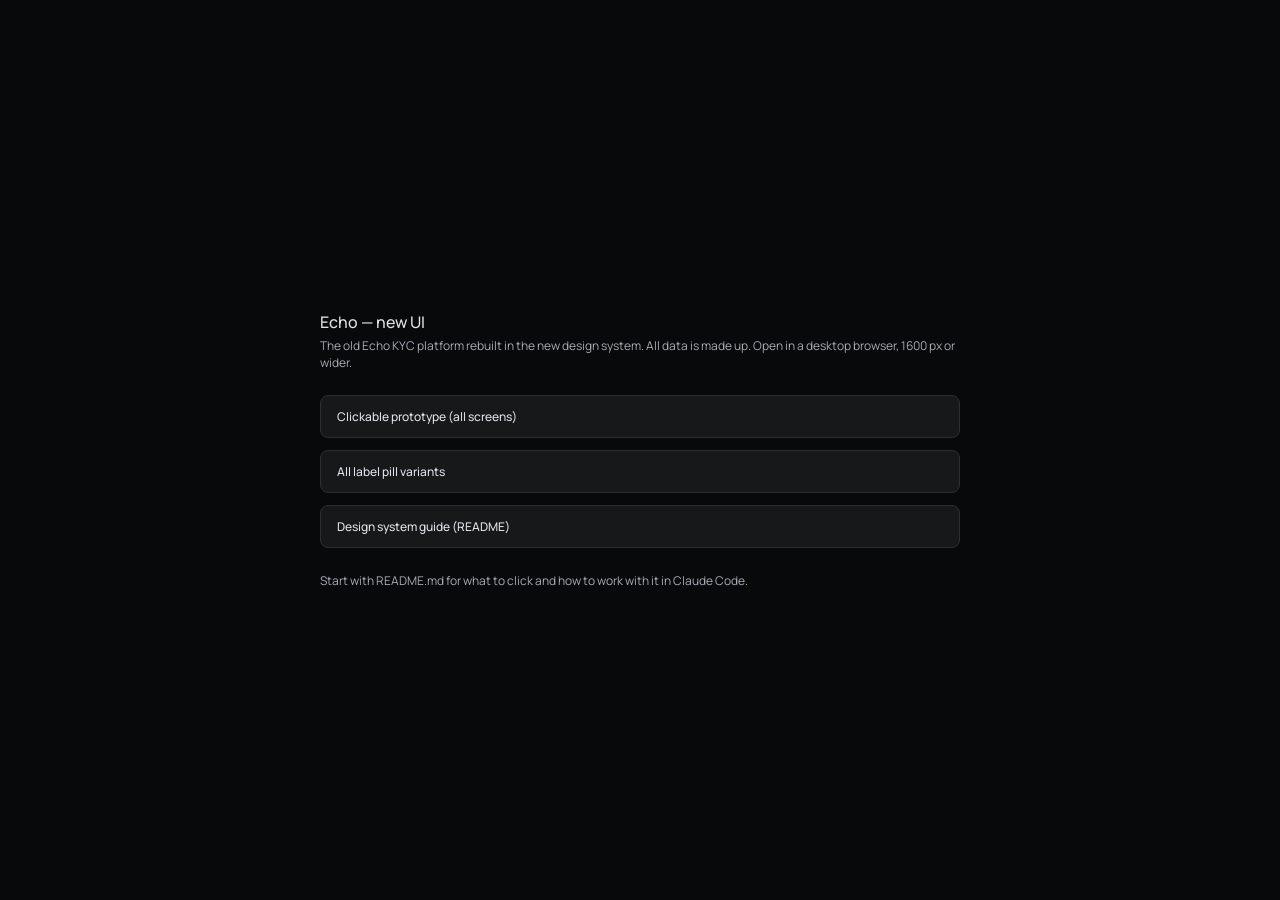
<file: index.html>
<!doctype html>
<html lang="en"><head><meta charset="utf-8"><title>Echo — new UI</title>
<meta name="viewport" content="width=device-width, initial-scale=1">
<link rel="stylesheet" href="design-system/fonts.css">
<link rel="stylesheet" href="design-system/tokens.css">
<link rel="stylesheet" href="design-system/components.css">
<style>
  body { margin: 0; min-height: 100vh; display: grid; place-items: center; background: var(--color-surface-base); color: var(--color-text-primary); font: var(--type-body-12); }
  main { width: min(640px, calc(100% - 32px)); display: flex; flex-direction: column; gap: var(--space-24); padding: var(--space-24) 0; }
  h1 { margin: 0; font: var(--type-heading-16); }
  p { margin: 0; font: var(--type-body-12); color: var(--color-text-label); }
  .links { display: flex; flex-direction: column; gap: var(--space-12); }
  a.row-card { text-decoration: none; color: var(--color-text-primary); cursor: pointer; }
</style></head><body>
<main>
  <div class="stack stack--g4"><h1>Echo — new UI</h1><p>The old Echo KYC platform rebuilt in the new design system. All data is made up. Open in a desktop browser, 1600 px or wider.</p></div>
  <div class="links">
    <a class="row-card is-interactive" href="prototypes/general-information.html"><span class="type-title-12">Clickable prototype (all screens)</span></a>
    <a class="row-card is-interactive" href="prototypes/pills.html"><span class="type-title-12">All label pill variants</span></a>
    <a class="row-card is-interactive" href="design-system/README.md"><span class="type-title-12">Design system guide (README)</span></a>
  </div>
  <p>Start with README.md for what to click and how to work with it in Claude Code.</p>
</main>
</body></html>
</file>
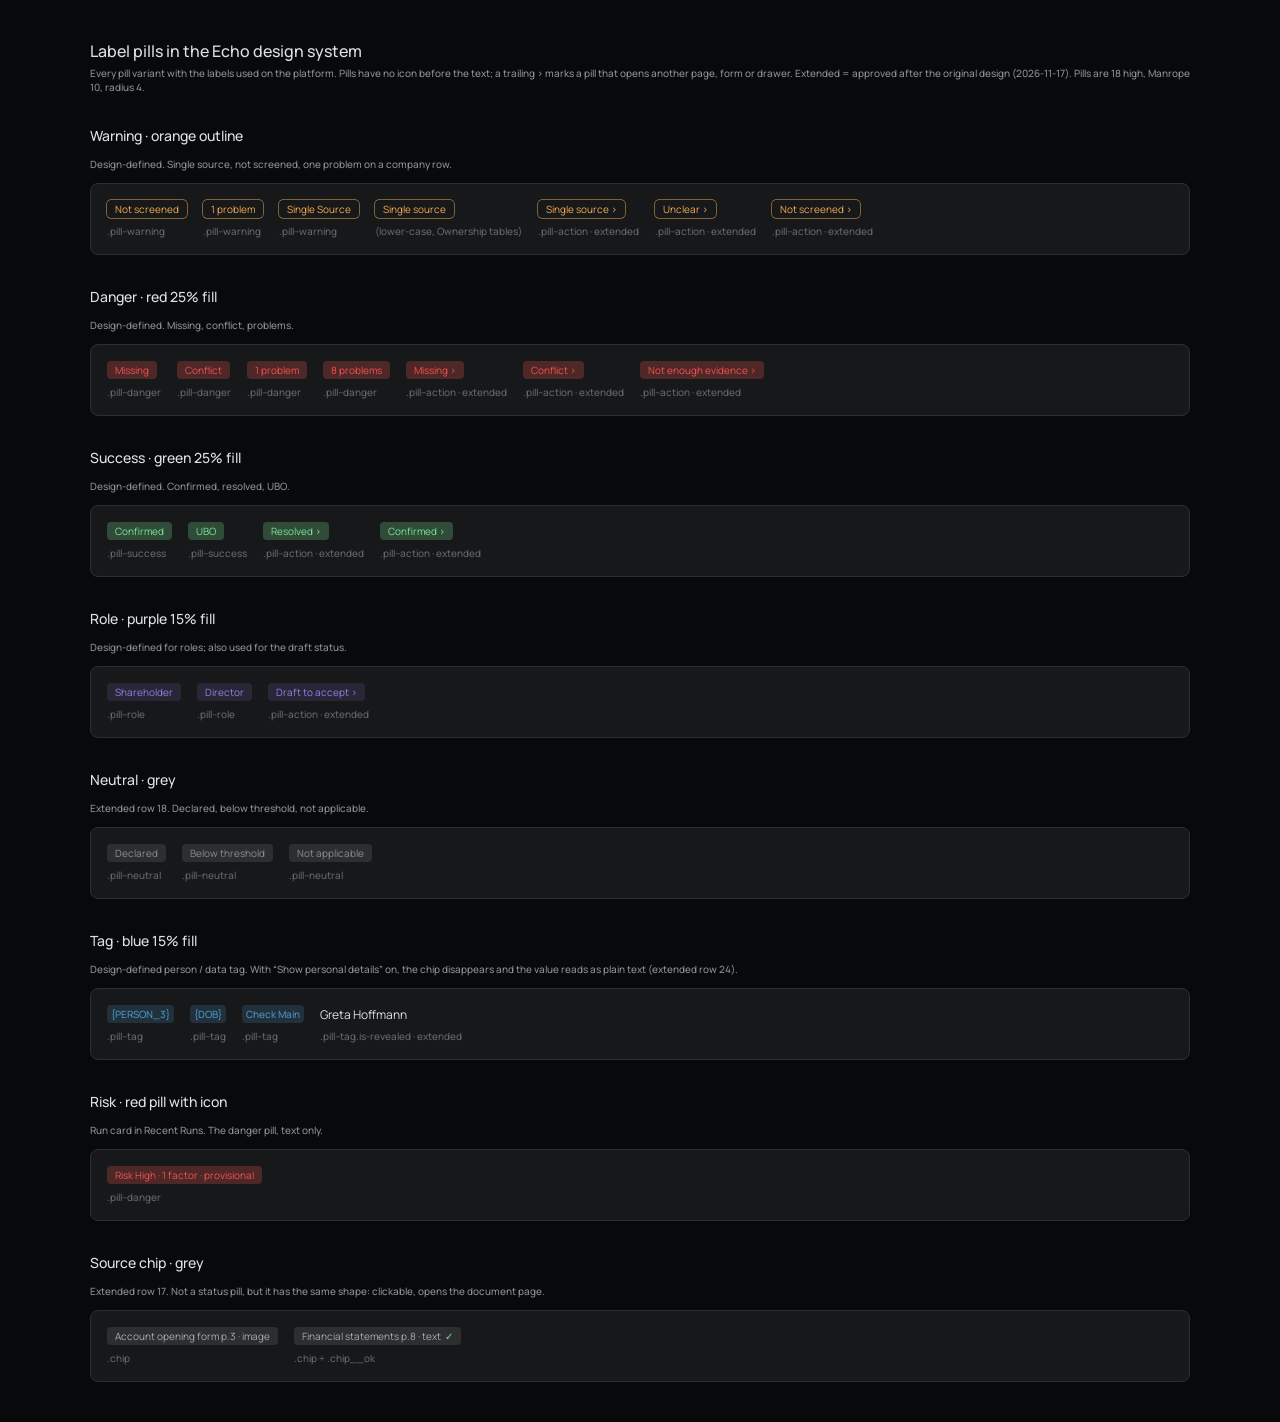
<file: prototypes/pills.html>
<!doctype html>
<html lang="en"><head><meta charset="utf-8"><title>Echo — all label pills</title>
<meta name="viewport" content="width=1200">
<link rel="stylesheet" href="../design-system/fonts.css">
<link rel="stylesheet" href="../design-system/tokens.css?v=pills1"><link rel="stylesheet" href="../design-system/components.css?v=pills1">
<style>
  body { margin: 0; padding: 40px; background: var(--color-surface-base); color: var(--color-text-primary); font: var(--type-body-12); }
  .wrap { max-width: 1100px; margin: 0 auto; display: flex; flex-direction: column; gap: 32px; }
  .group { display: flex; flex-direction: column; gap: 12px; }
  .group h2 { margin: 0; font: var(--type-heading-14); }
  .group p { margin: 0; font: var(--type-label-10); color: var(--color-text-secondary); }
  .row { display: flex; flex-wrap: wrap; align-items: center; gap: 12px 16px; padding: 16px; border: 1px solid var(--color-border-hairline); border-radius: 8px; background: var(--color-surface-field); }
  .item { display: inline-flex; flex-direction: column; align-items: flex-start; gap: 6px; }
  .cls { font: var(--type-label-10); color: var(--color-text-muted); }
</style></head><body>
<div class="wrap">
  <div class="stack stack--g4"><h1 style="margin:0;font:var(--type-heading-16)">Label pills in the Echo design system</h1>
    <p style="margin:0" class="type-label-10 text-secondary">Every pill variant with the labels used on the platform. Pills have no icon before the text; a trailing › marks a pill that opens another page, form or drawer. Extended = approved after the original design (2026-11-17). Pills are 18 high, Manrope 10, radius 4.</p></div>

  <div class="group"><h2>Warning · orange outline</h2><p>Design-defined. Single source, not screened, one problem on a company row.</p>
    <div class="row">
      <span class="item"><span class="pill pill--warning">Not screened</span><span class="cls">.pill--warning</span></span>
      <span class="item"><span class="pill pill--warning">1 problem</span><span class="cls">.pill--warning</span></span>
      <span class="item"><span class="pill pill--warning">Single Source</span><span class="cls">.pill--warning</span></span>
      <span class="item"><span class="pill pill--warning">Single source</span><span class="cls">(lower-case, Ownership tables)</span></span>
      <span class="item"><span class="pill pill--warning pill--action">Single source ›</span><span class="cls">.pill--action · extended</span></span>
      <span class="item"><span class="pill pill--warning pill--action">Unclear ›</span><span class="cls">.pill--action · extended</span></span>
      <span class="item"><span class="pill pill--warning pill--action">Not screened ›</span><span class="cls">.pill--action · extended</span></span>
    </div></div>

  <div class="group"><h2>Danger · red 25% fill</h2><p>Design-defined. Missing, conflict, problems.</p>
    <div class="row">
      <span class="item"><span class="pill pill--danger">Missing</span><span class="cls">.pill--danger</span></span>
      <span class="item"><span class="pill pill--danger">Conflict</span><span class="cls">.pill--danger</span></span>
      <span class="item"><span class="pill pill--danger">1 problem</span><span class="cls">.pill--danger</span></span>
      <span class="item"><span class="pill pill--danger">8 problems</span><span class="cls">.pill--danger</span></span>
      <span class="item"><span class="pill pill--danger pill--action">Missing ›</span><span class="cls">.pill--action · extended</span></span>
      <span class="item"><span class="pill pill--danger pill--action">Conflict ›</span><span class="cls">.pill--action · extended</span></span>
      <span class="item"><span class="pill pill--danger pill--action">Not enough evidence ›</span><span class="cls">.pill--action · extended</span></span>
    </div></div>

  <div class="group"><h2>Success · green 25% fill</h2><p>Design-defined. Confirmed, resolved, UBO.</p>
    <div class="row">
      <span class="item"><span class="pill pill--success">Confirmed</span><span class="cls">.pill--success</span></span>
      <span class="item"><span class="pill pill--success">UBO</span><span class="cls">.pill--success</span></span>
            <span class="item"><span class="pill pill--success pill--action">Resolved ›</span><span class="cls">.pill--action · extended</span></span>
      <span class="item"><span class="pill pill--success pill--action">Confirmed ›</span><span class="cls">.pill--action · extended</span></span>
    </div></div>

  <div class="group"><h2>Role · purple 15% fill</h2><p>Design-defined for roles; also used for the draft status.</p>
    <div class="row">
      <span class="item"><span class="pill pill--role">Shareholder</span><span class="cls">.pill--role</span></span>
      <span class="item"><span class="pill pill--role">Director</span><span class="cls">.pill--role</span></span>
      <span class="item"><span class="pill pill--role pill--action">Draft to accept ›</span><span class="cls">.pill--action · extended</span></span>
    </div></div>

  <div class="group"><h2>Neutral · grey</h2><p>Extended row 18. Declared, below threshold, not applicable.</p>
    <div class="row">
      <span class="item"><span class="pill pill--neutral">Declared</span><span class="cls">.pill--neutral</span></span>
      <span class="item"><span class="pill pill--neutral">Below threshold</span><span class="cls">.pill--neutral</span></span>
      <span class="item"><span class="pill pill--neutral">Not applicable</span><span class="cls">.pill--neutral</span></span>
    </div></div>

  <div class="group"><h2>Tag · blue 15% fill</h2><p>Design-defined person / data tag. With “Show personal details” on, the chip disappears and the value reads as plain text (extended row 24).</p>
    <div class="row">
      <span class="item"><span class="pill pill--tag"><span class="pill__label">{PERSON_3}</span></span><span class="cls">.pill--tag</span></span>
      <span class="item"><span class="pill pill--tag"><span class="pill__label">{DOB}</span></span><span class="cls">.pill--tag</span></span>
      <span class="item"><span class="pill pill--tag"><span class="pill__label">Check Main</span></span><span class="cls">.pill--tag</span></span>
      <span class="item"><span class="pill pill--tag is-revealed"><span class="pill__label">Greta Hoffmann</span></span><span class="cls">.pill--tag.is-revealed · extended</span></span>
    </div></div>

  <div class="group"><h2>Risk · red pill with icon</h2><p>Run card in Recent Runs. The danger pill, text only.</p>
    <div class="row">
      <span class="item"><span class="pill pill--danger" style="gap:var(--space-4)">Risk High · 1 factor · provisional</span><span class="cls">.pill--danger</span></span>
    </div></div>

  <div class="group"><h2>Source chip · grey</h2><p>Extended row 17. Not a status pill, but it has the same shape: clickable, opens the document page.</p>
    <div class="row">
      <span class="item"><button type="button" class="chip">Account opening form p.3 · image</button><span class="cls">.chip</span></span>
      <span class="item"><button type="button" class="chip">Financial statements p.8 · text <span class="chip__ok">✓</span></button><span class="cls">.chip + .chip__ok</span></span>
    </div></div>
</div>
</body></html>
</file>
<file: design-system/fonts.css>
/* Echo fonts, bundled so the design system works offline. Manrope and Jura: SIL Open Font License 1.1 (Google Fonts). Use: <link rel="stylesheet" href="design-system/fonts.css"> */
/* Jura 300 latin-ext */
@font-face { font-family: 'Jura'; font-style: normal; font-weight: 300; font-display: swap; src: url("fonts/jura-latin-ext.woff2") format('woff2'); unicode-range: U+0100-02BA, U+02BD-02C5, U+02C7-02CC, U+02CE-02D7, U+02DD-02FF, U+0304, U+0308, U+0329, U+1D00-1DBF, U+1E00-1E9F, U+1EF2-1EFF, U+2020, U+20A0-20AB, U+20AD-20C4, U+2113, U+2C60-2C7F, U+A720-A7FF; }
/* Jura 300 latin */
@font-face { font-family: 'Jura'; font-style: normal; font-weight: 300; font-display: swap; src: url("fonts/jura-latin.woff2") format('woff2'); unicode-range: U+0000-00FF, U+0131, U+0152-0153, U+02BB-02BC, U+02C6, U+02DA, U+02DC, U+0304, U+0308, U+0329, U+2000-206F, U+20AC, U+2122, U+2191, U+2193, U+2212, U+2215, U+FEFF, U+FFFD; }
/* Jura 500 latin-ext */
@font-face { font-family: 'Jura'; font-style: normal; font-weight: 500; font-display: swap; src: url("fonts/jura-latin-ext.woff2") format('woff2'); unicode-range: U+0100-02BA, U+02BD-02C5, U+02C7-02CC, U+02CE-02D7, U+02DD-02FF, U+0304, U+0308, U+0329, U+1D00-1DBF, U+1E00-1E9F, U+1EF2-1EFF, U+2020, U+20A0-20AB, U+20AD-20C4, U+2113, U+2C60-2C7F, U+A720-A7FF; }
/* Jura 500 latin */
@font-face { font-family: 'Jura'; font-style: normal; font-weight: 500; font-display: swap; src: url("fonts/jura-latin.woff2") format('woff2'); unicode-range: U+0000-00FF, U+0131, U+0152-0153, U+02BB-02BC, U+02C6, U+02DA, U+02DC, U+0304, U+0308, U+0329, U+2000-206F, U+20AC, U+2122, U+2191, U+2193, U+2212, U+2215, U+FEFF, U+FFFD; }
/* Jura 600 latin-ext */
@font-face { font-family: 'Jura'; font-style: normal; font-weight: 600; font-display: swap; src: url("fonts/jura-latin-ext.woff2") format('woff2'); unicode-range: U+0100-02BA, U+02BD-02C5, U+02C7-02CC, U+02CE-02D7, U+02DD-02FF, U+0304, U+0308, U+0329, U+1D00-1DBF, U+1E00-1E9F, U+1EF2-1EFF, U+2020, U+20A0-20AB, U+20AD-20C4, U+2113, U+2C60-2C7F, U+A720-A7FF; }
/* Jura 600 latin */
@font-face { font-family: 'Jura'; font-style: normal; font-weight: 600; font-display: swap; src: url("fonts/jura-latin.woff2") format('woff2'); unicode-range: U+0000-00FF, U+0131, U+0152-0153, U+02BB-02BC, U+02C6, U+02DA, U+02DC, U+0304, U+0308, U+0329, U+2000-206F, U+20AC, U+2122, U+2191, U+2193, U+2212, U+2215, U+FEFF, U+FFFD; }
/* Manrope 400 latin-ext */
@font-face { font-family: 'Manrope'; font-style: normal; font-weight: 400; font-display: swap; src: url("fonts/manrope-latin-ext.woff2") format('woff2'); unicode-range: U+0100-02BA, U+02BD-02C5, U+02C7-02CC, U+02CE-02D7, U+02DD-02FF, U+0304, U+0308, U+0329, U+1D00-1DBF, U+1E00-1E9F, U+1EF2-1EFF, U+2020, U+20A0-20AB, U+20AD-20C4, U+2113, U+2C60-2C7F, U+A720-A7FF; }
/* Manrope 400 latin */
@font-face { font-family: 'Manrope'; font-style: normal; font-weight: 400; font-display: swap; src: url("fonts/manrope-latin.woff2") format('woff2'); unicode-range: U+0000-00FF, U+0131, U+0152-0153, U+02BB-02BC, U+02C6, U+02DA, U+02DC, U+0304, U+0308, U+0329, U+2000-206F, U+20AC, U+2122, U+2191, U+2193, U+2212, U+2215, U+FEFF, U+FFFD; }
/* Manrope 500 latin-ext */
@font-face { font-family: 'Manrope'; font-style: normal; font-weight: 500; font-display: swap; src: url("fonts/manrope-latin-ext.woff2") format('woff2'); unicode-range: U+0100-02BA, U+02BD-02C5, U+02C7-02CC, U+02CE-02D7, U+02DD-02FF, U+0304, U+0308, U+0329, U+1D00-1DBF, U+1E00-1E9F, U+1EF2-1EFF, U+2020, U+20A0-20AB, U+20AD-20C4, U+2113, U+2C60-2C7F, U+A720-A7FF; }
/* Manrope 500 latin */
@font-face { font-family: 'Manrope'; font-style: normal; font-weight: 500; font-display: swap; src: url("fonts/manrope-latin.woff2") format('woff2'); unicode-range: U+0000-00FF, U+0131, U+0152-0153, U+02BB-02BC, U+02C6, U+02DA, U+02DC, U+0304, U+0308, U+0329, U+2000-206F, U+20AC, U+2122, U+2191, U+2193, U+2212, U+2215, U+FEFF, U+FFFD; }
</file>
<file: design-system/tokens.css>
/* Echo design tokens — mirrors tokens.json 1:1. Alias entries are var() references; tokens.json holds resolved values.
   Source: design file "Echo" (see _build-notes.md). Paint-style names are kept verbatim (incl. "oposite"). */
:root {

  /* ---- Colour — design paint styles (30 local paint styles, exact names; value of style "White" is #DCE1E9) ---- */
  --color-blue: #59BCFA; /* paint style "Blue": text accent (percentages, numerals, links), icon strokes — 78:2517, 78:1782, 78:1798 */
  --color-blue-75: rgba(89, 188, 250, 0.75); /* paint style "Blue 75%": logo line 1 stroke — 78:2496 */
  --color-blue-50: rgba(89, 188, 250, 0.5); /* paint style "Blue 50%": logo line 2 stroke, icon fills/strokes — 78:2497, 78:2002 */
  --color-blue-25: rgba(89, 188, 250, 0.25); /* paint style "Blue 25%": logo line 3 stroke — 78:2498 */
  --color-blue-15: rgba(89, 188, 250, 0.15); /* paint style "Blue 15%": person-tag pill fill, search icon ellipse — 78:1974, I78:2635;78:1708 */
  --color-black-900: #08090A; /* paint style "Black 900": screen background, KPI cards, text on bright fills — 78:2486, 78:2516, I78:2514;10:169 */
  --color-grey-500: #171819; /* paint style "Grey 500" (owner changed #111213 -> #171819 2026-11-19, more contrast on Windows): control fill (Select/Search/Input), inner row cards, header bottom border — 78:2510, 78:2531, 78:2488 */
  --color-grey-400: #2C2E2F; /* paint style "Grey 400" (owner changed #1C1E1F -> #2C2E2F 2026-11-19, more contrast on Windows): hairline border on panels/controls/rows, tab-track fill, step-chip fill — 78:2516, 78:1995, 78:2632 */
  --color-grey-300: #62666D; /* paint style "Grey 300": muted text, captions, placeholders, — 78:2518, I78:2635;73:1664, I78:1955;21:59 */
  --color-grey-200: #8A8F98; /* paint style "Grey 200": secondary text, outline-button stroke + label — 78:2585, 18:227, 18:226 */
  --color-grey-100: #A6ACB6; /* paint style "Grey 100": tertiary/label text, form labels, toggle OFF track + label — 78:2539, 78:2634 */
  --color-white: #DCE1E9; /* paint style "White" (name kept; value is #DCE1E9, not #FFFFFF): primary text and CTA fill — 78:2501, 78:2513, 18:142 */
  --color-green: #7BE697; /* paint style "Green": success/approved/UBO/100%, status dot — 78:1792, 78:1900 */
  --color-green-75: rgba(123, 230, 151, 0.75); /* paint style "Green 75%": not applied in canonical screens */
  --color-green-50: rgba(123, 230, 151, 0.5); /* paint style "Green 50%": not applied in canonical screens */
  --color-green-25: rgba(123, 230, 151, 0.25); /* paint style "Green 25%": success pill fill — 78:2056, 78:2140 */
  --color-green-15: rgba(123, 230, 151, 0.15); /* paint style "Green 15%": not applied in canonical screens */
  --color-gradient-green: linear-gradient(88.23deg, #5DE7CB 0%, #66D74A 100%); /* paint style "Gradient green" #5DE7CB@0 -> #66D74A@1, transform [[0.97,-0.03,0.03],[1,1.04,-0.5]] (angle 88.23deg derived from transform row 1): toggle ON track only; the done-step ring has this style on a child stroke but the Union fill "Gradient main" covers it, so it is NOT visible in the stepper — 78:1848, 21:28, 21:43 */
  --color-gradient-green-opposite: linear-gradient(88.23deg, #66D74A 0%, #5DE7CB 100%); /* paint style "Gradient green opposite" #66D74A@0 -> #5DE7CB@1: not applied in canonical screens (same transform) */
  --color-orange: #F3AB52; /* paint style "Orange": warning/missing text, status dot, warning pill outline — 78:2544, 78:2584, 78:2007 */
  --color-gradient-orange: linear-gradient(88.23deg, #F3892D 0%, #ECE040 100%); /* paint style "Gradient orange" #F3892D@0 -> #ECE040@1 (same transform, angle 88.23deg): current-step circle — 78:1865, 78:2339, 78:1867 */
  --color-gradient-main: linear-gradient(88.23deg, #7BE697 0%, #53B2ED 100%); /* paint style "Gradient main" #7BE697@0 -> #53B2ED@1, transform [[0.97,-0.03,0.03],[1,1.04,-0.5]] (angle 88.23deg derived from row 1): active card outline, chevrons, search icon, step-number numerals, Runs-screen nav/sidebar active stroke — 78:1778, I78:2510;18:310, 78:2633, 78:1766 */
  --color-gradient-main-oposite: linear-gradient(88.23deg, #53B2ED 0%, #7BE697 100%); /* paint style "Gradient main oposite" (sic) #53B2ED@0 -> #7BE697@1, same transform (angle 88.23deg): logo, CTA hover, active nav stroke on Pipeline/Wallet, Tabs active fill, Outline+icon hover — 78:2491, 78:2500, 18:249, 21:379, 18:291 */
  --color-red: #F35352; /* paint style "Red": conflict/error text and status dot, problem pill text — 78:1814, 78:2583 */
  --color-red-50: rgba(243, 83, 82, 0.5); /* paint style "Red 50%": not applied in canonical screens */
  --color-red-25: rgba(243, 83, 82, 0.25); /* paint style "Red 25%": problem pill fill, critical notice fill — 78:2046, 78:1957 */
  --color-purple: #9081E4; /* paint style "Purple": "Main check"/role text, KPI "0" — 78:2523, 78:2533, 78:1991 */
  --color-purple-15: rgba(144, 129, 228, 0.15); /* paint style "Purple 15%": role pill fill, info notice fill — 78:2018, 78:1989 */
  --color-purple-50: rgba(144, 129, 228, 0.5); /* paint style "Purple 50%": not applied in canonical screens */
  --color-bg-gradient: linear-gradient(85.08deg, rgba(17, 18, 19, 0.1) 0%, #171819 100%); /* paint style "bg gradient" #111213 (colour alpha 0.1)@0 -> #171819@1 (end colour changed #161718 -> #171819 by owner 2026-11-19; start unchanged), transform [[0.93,-0.08,0.07],[0.88,0.93,-0.4]] (angle 85.08deg derived from row 1): large panel fill — 78:1794, 78:1950, 78:2268, 78:2425, 78:2435 */

  /* ---- Colour — raw (unbound) paints ---- */
  --color-raw-logo-wordmark: #4DFFCD; /* logo wordmark glyph vectors, 16 nodes (4 per screen): 78:2492, 78:2493, 78:2494 — raw in design (no style bound) */
  --color-raw-ring-arc-gradient: linear-gradient(142.16deg, #53B2ED 0%, #7BE697 100%); /* progress-ring/donut arc stroke #53B2ED@0 -> #7BE697@1, transform [[0.8,1.03,-0.37],[0.01,1.92,-0.19]] (angle 142.16deg derived from row 1; shipped as static SVG asset): 78:2574, 78:1802, 78:2276 — raw in design (no style bound) */
  --color-raw-ring-arc-gradient-short: linear-gradient(153.67deg, #53B2ED 0%, #7BE697 100%); /* Pipeline 72px short ring arc, transform [[0.48,0.97,-0.37],[0,1.81,-0.19]] (angle 153.67deg derived from row 1): 78:2551 — raw in design (no style bound) */
  --color-gradient-progress: linear-gradient(88.23deg, #54B3E9 0%, #F3892D 100%); /* stepper Line 12 stroke #54B3E9@0 -> #F3892D@1, transform [[0.97,-0.03,0.03],[1,1.04,-0.5]] (angle 88.23deg): 78:1840, 78:2314 — raw in design (no style bound) */
  --color-raw-outline-hover-stroke: linear-gradient(88.23deg, #53B2ED 0%, #4CCED4 50%, #45EABB 100%); /* Outline Button hover stroke, 3 stops #53B2ED@0 / #4CCED4@0.5 / #45EABB@1, transform [[0.97,-0.03,0.03],[1,1.04,-0.5]] (angle 88.23deg); components page: 18:253 — raw in design (no style bound) */

  /* ---- Colour — gradients (brand gradient: canonical direction + alternate) ---- */
  --gradient-brand: var(--color-gradient-main-oposite); /* CANONICAL brand gradient #53B2ED -> #7BE697 (style "Gradient main oposite"; _intake build default 2): nav pill + Tabs active + CTA hover + Outline+icon hover — 78:2500, 78:2617, 21:379, 18:249, 18:291 */
  --alt-gradient-brand: var(--color-gradient-main); /* ALTERNATE direction #7BE697 -> #53B2ED (style "Gradient main"): Runs sidebar nav pill / selected filter / active run card, chevron, step numerals — 78:1766, 78:2240, 78:1778, 78:1906 */
  --gradient-green: var(--color-gradient-green); /* toggle ON track only (NOT the stepper: the done-step ring shows "Gradient main") (style "Gradient green") — 78:1848, 21:28 */
  --gradient-orange: var(--color-gradient-orange); /* current-step circle (style "Gradient orange") — 78:1865 */
  --gradient-card: var(--color-bg-gradient); /* large panel fill (style "bg gradient") — 78:1794, 78:1950 */
  --gradient-outline-hover: var(--color-raw-outline-hover-stroke); /* Outline Button hover stroke, 3 stops (raw) — 18:253 */

  /* ---- Colour — semantic aliases: text ---- */
  --color-text-primary: var(--color-white); /* primary text (headings, nav, titles) — 78:2501, 78:2513 */
  --color-text-label: var(--color-grey-100); /* tertiary/label text, form labels — 78:2539, 78:2634 */
  --color-text-secondary: var(--color-grey-200); /* secondary text, outline-button label, toggle OFF label — 78:2585, 18:226, 21:57 */
  --color-text-muted: var(--color-grey-300); /* muted captions, placeholders — 78:2518, I78:2635;73:1664 */
  --color-text-inverse: var(--color-black-900); /* label on bright fills (CTA, active tab) — I78:2514;10:169, 21:380 */
  --color-text-accent: var(--color-blue); /* percentages / metrics — 78:1782 */
  --color-text-danger: var(--color-red); /* conflict/problem text — 78:1814 */
  --color-text-warning: var(--color-orange); /* missing/out-of-date text — 78:1818 */
  --color-text-success: var(--color-green); /* success text — 78:1792 */
  --color-text-info: var(--color-purple); /* Main check / role text — 78:2533 */

  /* ---- Colour — semantic aliases: surface ---- */
  --color-surface-base: var(--color-black-900); /* screen background, KPI card — 78:2486, 78:2516 */
  --color-surface-field: var(--color-grey-500); /* Select/Search/Input fill, filled panel, row card — 10:170, 73:1680, 73:1679, 78:2531 */
  --color-surface-raised: var(--color-grey-400); /* tab track, step-number chip — 21:384, 78:2632 */
  --color-surface-cta: var(--color-white); /* CTA button fill — 18:142 */
  --color-surface-card-gradient: var(--gradient-card); /* large gradient panel — 78:1794 */

  /* ---- Colour — semantic aliases: border ---- */
  --color-border-hairline: var(--color-grey-400); /* panel/card/control/table border — 78:2516, 10:170 */
  --color-border-header: var(--color-grey-500); /* header bottom border — 78:2488 */
  --color-border-outline: var(--color-white); /* outline-button stroke — 18:227 (owner changed Grey 200 -> White 2026-11-17) */
  --color-border-warning: var(--color-orange); /* warning pill / notice outline — 78:2007, 78:1970 */
  --color-border-active: var(--gradient-brand); /* active outline, canonical direction — 78:2500 */
  --color-border-active-alt: var(--alt-gradient-brand); /* active outline, alternate direction (Runs) — 78:1766, 78:1778 */

  /* ---- Colour — semantic aliases: brand ---- */
  --color-brand-gradient: var(--gradient-brand); /* canonical brand gradient */
  --color-brand-gradient-alt: var(--alt-gradient-brand); /* alternate-direction brand gradient */
  --color-brand-accent: var(--color-blue); /* blue accent */
  --color-brand-logo-wordmark: var(--color-raw-logo-wordmark); /* logo wordmark glyph (raw) — 78:2492 */

  /* ---- Colour — semantic aliases: action ---- */
  --color-action-cta-bg: var(--color-white); /* CTA fill — 18:142 */
  --color-action-cta-text: var(--color-black-900); /* CTA label — 10:169 */
  --color-action-cta-hover-bg: var(--gradient-brand); /* CTA hover fill — 18:249 */
  --color-action-outline-stroke: var(--color-white); /* Outline stroke — 18:227, 18:289 (owner changed Grey 200 -> White 2026-11-17) */
  --color-action-outline-text: var(--color-white); /* Outline label — 18:226, 18:282 (owner changed Grey 200 -> White 2026-11-17) */
  --color-action-outline-hover-stroke: var(--gradient-outline-hover); /* Outline hover 3-stop stroke — 18:253 */
  --color-action-outline-icon-hover-stroke: var(--gradient-brand); /* Outline+icon hover (Variant2) 2-stop stroke — 18:291 */
  --color-action-outline-hover-text: var(--gradient-brand); /* Outline / Outline+icon hover label gradient — 18:254, 18:293 */
  --color-action-toggle-on: var(--gradient-green); /* toggle ON track — 21:28, 21:43 */
  --color-action-toggle-off: var(--color-grey-100); /* toggle OFF track — Grey 100 (owner changed Grey 300 -> Grey 100 2026-11-18) — 21:34, 21:59 */
  --color-action-toggle-off-label: var(--color-grey-100); /* toggle OFF label — Grey 100 (owner changed Grey 200 -> Grey 100 2026-11-18) — 21:57 */
  --color-action-toggle-knob: var(--color-grey-500); /* toggle knob — 21:30, 21:35 */
  --color-action-tab-track: var(--color-grey-400); /* tabs track — 21:384, 21:401 */
  --color-action-tab-active-bg: var(--gradient-brand); /* active tab fill — 21:379, 21:397 */
  --color-action-tab-active-text: var(--color-black-900); /* active tab label — 21:380, 21:398 */
  --color-action-tab-inactive-text: var(--color-grey-300); /* inactive tab label — 21:382, 21:400 */
  --color-action-field-bg: var(--color-grey-500); /* Select/Search/Input fill */
  --color-action-field-border: var(--color-grey-400); /* Select/Search/Input border */
  --color-action-field-placeholder: var(--color-grey-300); /* field placeholder / default label — 9:137, 73:1664, 73:1678 */
  --color-action-field-value: var(--color-white); /* Select value text as drawn in instances — I78:2510;9:137 */

  /* ---- Colour — semantic aliases: status ---- */
  --color-status-dot-danger: var(--color-red); /* status dot — 78:2583 */
  --color-status-dot-warning: var(--color-orange); /* status dot — 78:2584 */
  --color-status-dot-success: var(--color-green); /* status dot — 78:1900 */
  --color-status-pill-danger-bg: var(--color-red-25); /* problem pill fill — 78:2046 */
  --color-status-pill-danger-text: var(--color-red); /* problem pill text */
  --color-status-pill-success-bg: var(--color-green-25); /* success pill fill — 78:2056 */
  --color-status-pill-success-text: var(--color-green); /* success pill text */
  --color-status-pill-warning-outline: var(--color-orange); /* warning pill outline — 78:2007 */
  --color-status-pill-warning-text: var(--color-orange); /* warning pill text */
  --color-status-pill-role-bg: var(--color-purple-15); /* role pill fill — 78:2018 */
  --color-status-pill-role-text: var(--color-purple); /* role pill text */
  --color-status-pill-tag-bg: var(--color-blue-15); /* person-tag fill — 78:1974 */
  --color-status-pill-tag-text: var(--color-blue); /* person-tag text (label node opacity 0.7) */
  --color-status-notice-critical-bg: var(--color-red-25); /* critical notice fill — 78:1957 */
  --color-status-notice-critical-text: var(--color-red); /* critical notice text */
  --color-status-notice-warning-outline: var(--color-orange); /* warning notice outline — 78:1970 */
  --color-status-notice-warning-text: var(--color-orange); /* warning notice text */
  --color-status-notice-info-bg: var(--color-purple-15); /* info notice fill — 78:1989 */
  --color-status-notice-info-text: var(--color-purple); /* info notice text */

  /* ---- Typography — families ---- */
  --font-primary: 'Manrope', system-ui, -apple-system, 'Segoe UI', sans-serif; /* Manrope (Regular 400 / Medium 500) — all UI text; fallbacks added after the design family — foundations 0.2 */
  --font-numeric: 'Jura', system-ui, -apple-system, 'Segoe UI', sans-serif; /* Jura (Light 300 / Medium 500 / SemiBold 600) — numerals, KPI figures, percentages. Not monospace (design has no mono) — foundations 0.2 */

  /* ---- Typography — font sizes (every size used) ---- */
  --font-size-10: 10px; /* field text, table headers, sub-lines, Tabs 24 — 9:137, 78:2533, 21:398 */
  --font-size-12: 12px; /* body, nav, buttons, card titles, Tabs 32, toggle label — 78:2501, 10:169, 21:380 */
  --font-size-14: 14px; /* panel / company titles, Wallet numerals, Jura percentages — 78:2535, 78:2633 */
  --font-size-16: 16px; /* page headings — 78:2513 */
  --font-size-20: 20px; /* Jura ring labels "41%", "62%" — 78:2548, 78:2571 */
  --font-size-38: 38px; /* Jura KPI numerals + donut percent — 78:2517, 78:1798 */

  /* ---- Typography — weights ---- */
  --font-weight-light: 300; /* Jura Light — "%" glyph in mixed ring/donut labels — 78:2548 */
  --font-weight-regular: 400; /* Manrope Regular — 78:2501 */
  --font-weight-medium: 500; /* Manrope Medium / Jura Medium — 10:169, 78:2517 */
  --font-weight-semibold: 600; /* Jura SemiBold — "60 out of 116" — 78:1799 */

  /* ---- Typography — line height / letter spacing ---- */
  --line-height-auto: normal; /* Figma line-height AUTO -> CSS normal (every text except one) — foundations 2 */
  --line-height-16: 16px; /* fixed 16px: long paragraph "Critical item ..." (foundations 2: 16px; components 6.5 says auto — see _build-notes) — 78:2434 */

  /* ---- Typography — letter spacing ---- */
  --letter-spacing-0: 0; /* letter-spacing 0% everywhere — foundations 2 */

  /* ---- Type scale (shorthand roles; letter-spacing 0 everywhere) ---- */
  --type-pill-10: var(--font-weight-regular) var(--font-size-10)/var(--line-height-auto) var(--font-primary); /* status-pill text Manrope Regular 10 — 78:2008; OWNER OVERRIDE 2026-11-16: raised from 8 to 10 (Figma still draws 8; update Figma to match) */
  --type-tag-10: var(--font-weight-medium) var(--font-size-10)/var(--line-height-auto) var(--font-primary); /* person-tag text Manrope Medium 10 — 78:1975; OWNER OVERRIDE 2026-11-16: raised from 8 to 10 (Figma still draws 8; update Figma to match) */
  --type-field-10: var(--font-weight-regular) var(--font-size-10)/var(--line-height-auto) var(--font-primary); /* table header cells, counts, "Single Source" pill Manrope Regular 10 — 78:2087, 78:2108 (Select/Search/Input text moved to Regular 12 = --type-body-12 on 2026-11-16) */
  --type-label-10: var(--font-weight-medium) var(--font-size-10)/var(--line-height-auto) var(--font-primary); /* sub-lines, notice text, Tabs 24 Manrope Medium 10 — 78:2539, 21:398 */
  --type-paragraph-10: var(--font-weight-medium) var(--font-size-10)/var(--line-height-16) var(--font-primary); /* long paragraph Manrope Medium 10 / 16px — 78:2434 */
  --type-body-12: var(--font-weight-regular) var(--font-size-12)/var(--line-height-auto) var(--font-primary); /* Select/Search/Input text (9:137, 73:1664, 73:1678; Figma change 2026-11-16), nav labels, section/KPI labels, table body Manrope Regular 12 — 78:2501, 78:2518 */
  --type-title-12: var(--font-weight-medium) var(--font-size-12)/var(--line-height-auto) var(--font-primary); /* buttons, card titles, Tabs 32, toggle label Manrope Medium 12 — 10:169, 18:226, 21:380, 21:53 */
  --type-heading-14: var(--font-weight-medium) var(--font-size-14)/var(--line-height-auto) var(--font-primary); /* panel / company titles Manrope Medium 14 — 78:2535 */
  --type-heading-16: var(--font-weight-medium) var(--font-size-16)/var(--line-height-auto) var(--font-primary); /* page headings Manrope Medium 16 — 78:2513 */
  --type-numeral-38: var(--font-weight-medium) var(--font-size-38)/var(--line-height-auto) var(--font-numeric); /* KPI numerals, donut percent Jura Medium 38 — 78:2517, 78:1798 */
  --type-numeral-20: var(--font-weight-medium) var(--font-size-20)/var(--line-height-auto) var(--font-numeric); /* ring percent Jura Medium 20 ("%" in Light) — 78:2548 */
  --type-numeral-14: var(--font-weight-medium) var(--font-size-14)/var(--line-height-auto) var(--font-numeric); /* percentages, Wallet step numerals Jura Medium 14 — 78:2588, 78:2633 */
  --type-numeral-12: var(--font-weight-semibold) var(--font-size-12)/var(--line-height-auto) var(--font-numeric); /* donut caption Jura SemiBold 12 — 78:1799 */

  /* ---- Spacing — OBSERVED paddings/gaps (not design tokens; no spacing variables exist in the design). Nominal space-between gaps 108/211/309/391 are not listed. ---- */
  --space-1: 1px; /* observed gap — 78:1888 */
  --space-2: 2px; /* observed gap/padding — 78:2578, 78:1973 */
  --space-4: 4px; /* observed gap/padding — 78:2536 */
  --space-6: 6px; /* observed gap (toggle + label) — 78:1955 */
  --space-8: 8px; /* observed gap/padding — 78:2541 */
  --space-10: 10px; /* observed gap (button inner, pill inner) — 78:2514 */
  --space-12: 12px; /* observed gap/padding (Outline+icon gap; field/notice padding) — 78:1807, 10:170 */
  --space-13: 13px; /* observed gap — 78:1793 */
  --space-16: 16px; /* observed gap/padding — 78:1775, 78:2528 */
  --space-20: 20px; /* observed padding (Outline+icon R; Tabs 32 tab) — 18:289, 21:379 */
  --space-24: 24px; /* observed gap/padding — 78:2511, 78:2516 */
  --space-32: 32px; /* observed gap/padding (Select inner gap, nav pill) — 10:170, 78:2500 */
  --space-36: 36px; /* observed gap (row card) — 78:2531 */
  --space-38: 38px; /* observed gap (Wallet columns) — 78:2624 */
  --space-40: 40px; /* observed gap/padding — 78:1999, 78:2488 */
  --space-48: 48px; /* observed gap (step row) — 78:1795 */
  --space-64: 64px; /* observed gap (step cluster) — 78:1811 */

  /* ---- Radii by role ---- */
  --radius-pill: 4px; /* pills, person tags — 78:1974, 78:2007 */
  --radius-control: 8px; /* Select/Search/Input/buttons/tabs/row cards/notice/active nav pill — 10:170, 18:142, 21:384, 78:2531, 78:2500 */
  --radius-card: 16px; /* KPI cards, panels, large cards — 78:2516, 78:1776, 78:1794 */
  --radius-round: 24px; /* inactive nav pills, toggle track, step-number chip — 78:2502, 21:28, 78:2632 */

  /* ---- Control heights / fixed sizes ---- */
  --h-control: 32px; /* Select, Search, Input, CTA, Outline, Outline+icon, Tabs 32, nav pill — 10:170, 73:1680, 73:1679, 18:142, 18:227, 18:289, 21:384 */
  --h-control-sm: 24px; /* Tabs 24, step-number chip — 21:401, 78:2632 */
  --h-toggle: 16px; /* toggle height — 21:31 */
  --w-toggle: 32px; /* toggle width — 21:31 */
  --h-pill: 18px; /* status pill / person tag height — 78:1974, 78:2007; was 15 at 8px text, now 18 = 10px text (14) + padding 2/2, the same as the Single Source pill 78:2108; OWNER OVERRIDE 2026-11-16: raised from 8 to 10 (Figma still draws 8; update Figma to match) */
  --h-pill-lg: 18px; /* "Single Source" pill height — 78:2108 */
  --w-field: 120px; /* default width of Search and Input (FIXED in definition, FILL in screens) — 73:1680, 73:1679 */

  /* ---- Stroke widths ---- */
  --border-hairline: 1px; /* panel/control/row strokes — 10:170, 78:2516 */
  --border-thin: 0.5px; /* active nav pill, warning pill/notice outline — 78:2500, 78:2007, 78:1970 */
  --border-logo-line: 1.5px; /* logo lines — 78:2496 */
  --border-track: 2px; /* stepper track lines, step circles — 78:1841, 78:1848 */
  --border-ring: 4px; /* progress ring stroke — 78:2550 */
  --border-donut: 8px; /* donut stroke — 78:1801 */

  /* ---- Opacity usage ---- */
  --opacity-soft: 0.7; /* node opacity on issue-text lines and person-tag text — 78:1814, 78:1974 */
  --opacity-half: 0.5; /* node opacity on small chevron vector — I78:2510;18:311 */
  --opacity-photo: 0.2; /* paint opacity of Pipeline background photo — 78:2487 */

  /* ---- Shadow (only effect in the design) ---- */
  --shadow-ring-arc: -2px 2px 6px 0 rgba(0, 0, 0, 0.48); /* DROP_SHADOW #000000@0.48, x -2, y 2, blur radius 6, spread 0; used on gradient ring/donut arcs only (CSS filter drop-shadow takes blur/2 = 3px) — 78:2551, 78:2574, 78:1802, 78:2276 */

  /* ---- Layout / shell geometry (screens measured at 1920 wide) ---- */
  --layout-screen-width: 1920px; /* all four canonical frames — 78:2486, 78:1751, 78:2225, 78:2600 */
  --layout-screen-height-short: 1080px; /* Pipeline, Wallet Check frame height — 78:2486, 78:2600 */
  --layout-screen-height-tall: 1293px; /* Runs / Ownership, Runs / Overview frame height — 78:1751, 78:2225 */
  --layout-header-height: 66px; /* header: padding 16 + 33 nav + 16 + 1px bottom border — 78:2488 */
  --layout-header-padding-y: 16px; /* header padding top/bottom — 78:2488 */
  --layout-header-padding-x: 40px; /* header padding left/right — 78:2488 */
  --layout-nav-width: 643px; /* header nav group — 78:2499 */
  --layout-nav-pill-padding-y: 8px; /* nav pill padding — 78:2500 */
  --layout-nav-pill-padding-x: 32px; /* nav pill padding — 78:2500 */
  --layout-pipeline-content-width: 642px; /* Pipeline content column, top 106 — 78:2511 */
  --layout-wallet-content-width: 984px; /* Wallet Check content, top 106 — 78:2624 */
  --layout-wallet-form-width: 658px; /* Wallet left form column — 78:2625 */
  --layout-runs-content-width: 1500px; /* Runs content frame, x210 y90 — 78:1775, 78:2249 */
  --layout-runs-sidebar-width: 288px; /* Recent Runs / Recently Added side panel — 78:1776, 78:2652 */
  --layout-runs-main-width: 1196px; /* Runs main column — 78:1793 */
  --layout-runs-card-width: 977px; /* Runs lower content card — 78:1950 */
  --layout-content-top: 106px; /* content top on Pipeline/Wallet (66 header + 40) — 78:2511, 78:2624 */
  --layout-runs-content-top: 90px; /* content top on Runs screens (66 + 24) — 78:1775 */
  /* ---- Colour/size — design-defined additions 2026-11-16 (owner drew hover/disabled variants + Modal in Figma) ---- */
  --color-action-field-hover-border: var(--color-grey-300); /* Select/Search/Input hover border — 101:100, 101:106, 101:112 */
  --color-action-field-disabled-bg: var(--color-grey-400); /* Select/Search/Input disabled fill — 101:114, 101:119, 101:124 */
  --color-action-field-disabled-border: var(--color-grey-300); /* disabled border — 101:114 */
  --color-action-field-disabled-text: var(--color-grey-300); /* disabled text and icon strokes — 101:114, 101:121 */
  --color-action-cta-disabled-bg: var(--color-grey-100); /* CTA disabled fill — 101:80 */
  --color-action-outline-disabled-bg: var(--color-grey-500); /* Outline / Outline+icon disabled fill — 101:82, 101:84 */
  --color-action-outline-disabled-stroke: var(--color-grey-400); /* Outline disabled stroke — 101:82 */
  --color-action-outline-disabled-text: var(--color-grey-300); /* Outline disabled label and icon — 101:83, 101:85 */
  --color-action-tab-disabled-active-bg: var(--color-grey-300); /* disabled ACTIVE tab fill — 101:89, 101:95 */
  --color-action-tab-disabled-active-text: var(--color-grey-400); /* disabled ACTIVE tab label — 101:90, 101:96 */
  --color-surface-scrim: rgba(8, 9, 10, 0.25); /* Modal scrim: Black 900 at paint opacity 0.25 (raw paint, no style) — 105:400 */
  --blur-scrim: 12px; /* Modal scrim BACKGROUND_BLUR radius — 105:400 */
  --layout-scrim-top: 70px; /* Modal scrim starts 70px from the top (header is 66 high: 4px of page show above the scrim) — 105:400 */
  --color-surface-modal: var(--color-grey-400); /* Modal dialog fill — 105:411 */

  /* ---- EXTENDED (not in design) — aliases of existing tokens, approved in the expand step 2026-11-16 ---- */
  --color-ext-error: var(--color-red); /* EXTENDED row 7: field error ring and helper text */
  --color-ext-focus-ring: var(--gradient-brand); /* EXTENDED row 2: keyboard focus ring (owner: gradient instead of blue) */
  --size-ext-focus-ring-width: var(--border-hairline); /* EXTENDED row 2: 1px ring */
  --size-ext-focus-ring-offset: 3px; /* EXTENDED row 2: ring outer edge 3px outside the control (the one value with no existing token: spacing 3 does not exist) */
  --opacity-ext-disabled: var(--opacity-half); /* EXTENDED row 6: toggle / nav pill / rows disabled = the 0.5 the design uses on the chevron */
  --color-ext-hover-row: var(--color-surface-raised); /* EXTENDED row 10: interactive row hover fill = Grey 400 */
  --color-ext-hover-item: var(--color-surface-raised); /* EXTENDED row 9: dropdown item hover fill */
  --color-ext-tooltip-bg: var(--color-surface-raised); /* EXTENDED row 11 */
  --color-ext-tooltip-text: var(--color-text-label); /* EXTENDED row 11: Grey 100 */
  --color-ext-toast-success-bg: var(--color-status-pill-success-bg); /* EXTENDED row 12: success toast = success-pill recipe */
  --color-ext-toast-success-text: var(--color-status-pill-success-text); /* EXTENDED row 12 */
  --size-ext-toast-offset: var(--space-40); /* EXTENDED row 12: distance from the top-right corner */
  --color-ext-scroll-thumb: color-mix(in srgb, var(--color-grey-300) calc(var(--opacity-half) * 100%), transparent); /* EXTENDED row 14: scrollbar thumb = Grey 300 at the existing 0.5 opacity (owner picked option B) */
  --color-ext-scroll-thumb-hover: var(--color-grey-300); /* EXTENDED row 14: thumb hover = Grey 300 */
  --size-ext-scroll-width: var(--space-6); /* EXTENDED row 14: scrollbar thickness 6px */
  --size-ext-toast-max-width: 360px; /* EXTENDED row 12: toast max width (no token in design) */
}

/* ===== EXTENDED rows 15-20 (General information tab, 2026-11-17) — not in design; mirrored in tokens.json ===== */
:root {
  --color-ext-hover-row-card: color-mix(in srgb, var(--color-grey-500) 50%, var(--color-grey-400)); /* EXTENDED: hover fill of a clickable row card (run cards) = halfway between Grey 500 and Grey 400; the shared row hover (Grey 400) was too bright on cards (owner 2026-11-17) */
  --color-ext-hover-field-row: var(--color-grey-500); /* EXTENDED row 15: field-row hover fill = Grey 500 (darker than the shared row hover, Grey 400, which was too bright here) */
  --size-ext-drawer-width: 960px; /* EXTENDED row 19: right drawer = half of the 1920 frame (no token in the design) */
  --size-ext-radio: 16px; /* EXTENDED row 20: radio circle, same size as the toggle height / icons */
  --color-ext-chip-bg: var(--color-grey-400); /* EXTENDED row 17: source chip fill */
  --color-ext-chip-text: var(--color-grey-100); /* EXTENDED row 17: source chip label */
  --color-ext-pill-neutral-bg: var(--color-grey-400); /* EXTENDED row 18: neutral (Declared) pill fill */
  --color-ext-pill-neutral-text: var(--color-grey-200); /* EXTENDED row 18: neutral pill text */
}

/* ===== EXTENDED row 25 (dynamic progress ring, 2026-11-17) ===== */
:root {
  --color-ext-ring-arc-start: #53B2ED; /* EXTENDED row 25: arc gradient start = the brand gradient's first stop (Blue-ish), the same hex the static ring assets use */
  --color-ext-ring-arc-end: var(--color-green); /* EXTENDED row 25: arc gradient end = Green (brand gradient's last stop) */
  --color-ext-ring-track: var(--color-black-900); /* EXTENDED row 25: track = Black 900, as in the drawn ring (stroke #08090A) */
  --size-ext-ring: 72px; /* EXTENDED row 25: ring diameter (the drawn Pipeline ring) */
  --size-ext-ring-stroke: 4px; /* EXTENDED row 25: ring stroke width (as drawn) */
}

/* ===== EXTENDED row 29 (score meter, 2026-11-17) ===== */
:root {
  --size-ext-meter-width: 88px; /* EXTENDED row 29: score meter width (as on the old page's Elliptic bar) */
  --size-ext-meter-height: 4px; /* EXTENDED row 29: score meter height */
}
</file>
<file: design-system/components.css>
/* Echo components — requires tokens.css (load it first) and the fonts Manrope (400/500) + Jura (300/500/600).
   Icon masks / images are resolved relative to THIS file: keep assets/ next to components.css.
   Stroke mapping used below (BUILD_RULES 2): design INSIDE strokes on layout-included frames (strokesIncludedInLayout=true) -> CSS `border` with the
   same padding (child sits at padding + stroke, as in the design); outline-button CENTER strokes -> inset box-shadow (do not change the 32px height);
   OUTSIDE strokes -> `box-shadow: 0 0 0 <w>`; gradient strokes -> a masked ::before ring (CSS borders cannot carry gradients with a radius). */

/* ===== PART 1: TOKEN-LEVEL & CONTROLS ===== */

/* ---------- Base / reset ---------- */
/* figma: 78:2486 (root fill Black 900), foundations 0.2 (Manrope), 2 (letter-spacing 0, line-height auto) */
*, *::before, *::after { box-sizing: border-box; }
/* figma: 78:2486, 78:2501 (screen bg Black 900; default text White #DCE1E9; Manrope Regular 12) */
body { margin: 0; background: var(--color-surface-base); color: var(--color-text-primary); font: var(--type-body-12); letter-spacing: var(--letter-spacing-0); }
/* figma: 10:169, 73:1664, 73:1678 (all control text inherits the design font; letter-spacing 0%) */
button, input { margin: 0; font: inherit; letter-spacing: inherit; color: inherit; }
/* figma: 10:169, 21:380 (buttons/tabs have no native chrome; every look comes from the design classes) */
button { padding: 0; border: 0; background: none; appearance: none; text-align: inherit; }

/* ---------- Type scale classes (one per --type-* role) ---------- */
/* figma: 78:2008 (Manrope Regular 8 in Figma; OWNER OVERRIDE: 10) */ .type-pill-10 { font: var(--type-pill-10); letter-spacing: var(--letter-spacing-0); }
/* figma: 78:1975 (Manrope Medium 8 in Figma; OWNER OVERRIDE: 10) */ .type-tag-10 { font: var(--type-tag-10); letter-spacing: var(--letter-spacing-0); }
/* figma: 9:137, 73:1664, 78:2087 (Manrope Regular 10) */ .type-field-10 { font: var(--type-field-10); letter-spacing: var(--letter-spacing-0); }
/* figma: 78:2539, 21:398 (Manrope Medium 10) */ .type-label-10 { font: var(--type-label-10); letter-spacing: var(--letter-spacing-0); }
/* figma: 78:2434 (Manrope Medium 10, line-height 16px) */ .type-paragraph-10 { font: var(--type-paragraph-10); letter-spacing: var(--letter-spacing-0); }
/* figma: 78:2501, 78:2518 (Manrope Regular 12) */ .type-body-12 { font: var(--type-body-12); letter-spacing: var(--letter-spacing-0); }
/* figma: 10:169, 18:226, 21:380, 21:53 (Manrope Medium 12) */ .type-title-12 { font: var(--type-title-12); letter-spacing: var(--letter-spacing-0); }
/* figma: 78:2535 (Manrope Medium 14) */ .type-heading-14 { font: var(--type-heading-14); letter-spacing: var(--letter-spacing-0); }
/* figma: 78:2513 (Manrope Medium 16) */ .type-heading-16 { font: var(--type-heading-16); letter-spacing: var(--letter-spacing-0); }
/* figma: 78:2517, 78:1798 (Jura Medium 38) */ .type-numeral-38 { font: var(--type-numeral-38); letter-spacing: var(--letter-spacing-0); }
/* figma: 78:2548, 78:2571 (Jura Medium 20) */ .type-numeral-20 { font: var(--type-numeral-20); letter-spacing: var(--letter-spacing-0); }
/* figma: 78:2588, 78:2633 (Jura Medium 14) */ .type-numeral-14 { font: var(--type-numeral-14); letter-spacing: var(--letter-spacing-0); }
/* figma: 78:1799 (Jura SemiBold 12) */ .type-numeral-12 { font: var(--type-numeral-12); letter-spacing: var(--letter-spacing-0); }
/* figma: 78:2548, 78:2571, 78:1798 ("%" glyph is Jura Light in the mixed ring/donut labels; wrap the "%" in this class) */ .numeral-light { font-weight: var(--font-weight-light); }

/* ---------- Text colour utilities (role colours) ---------- */
/* figma: 78:2501 (Grey/White text roles; one rule per colour role, comments cover the group) */
.text-primary { color: var(--color-text-primary); }
/* figma: 78:2539 */ .text-label { color: var(--color-text-label); }
/* figma: 78:2585 */ .text-secondary { color: var(--color-text-secondary); }
/* figma: 78:2518 */ .text-muted { color: var(--color-text-muted); }
/* figma: I78:2514;10:169 */ .text-inverse { color: var(--color-text-inverse); }
/* figma: 78:1782 */ .text-accent { color: var(--color-text-accent); }
/* figma: 78:1814 */ .text-danger { color: var(--color-text-danger); }
/* figma: 78:1818 */ .text-warning { color: var(--color-text-warning); }
/* figma: 78:1792 */ .text-success { color: var(--color-text-success); }
/* figma: 78:2533 */ .text-info { color: var(--color-text-info); }

/* ---------- Icons (assets/) ---------- */
/* Monochrome icons: mask the .currentColor.svg and colour with currentColor. Coloured/gradient assets are used as <img> (see .select__chevron, .search__icon). */
/* figma: 18:287 (Outline+icon glyph; svg box 11x13) */
.icon { display: inline-block; flex: none; background-color: currentColor; -webkit-mask: center / contain no-repeat; mask: center / contain no-repeat; }
/* figma: 18:287 (download glyph 11x13, stroke Grey 200 #8A8F98; assets/download-default.currentColor.svg) */
.icon--download { width: 11px; height: 13px; color: var(--color-action-outline-stroke); -webkit-mask-image: url("data:image/svg+xml,%3Csvg width='11' height='13' viewBox='0 0 11 13' fill='none' xmlns='http://www.w3.org/2000/svg'%3E %3Cpath d='M5.5 9.83333V0.5M9.78571 5.83333L5.5 9.83333L1.21429 5.83333M10.5 12.5H0.5' stroke='currentColor' stroke-linecap='round' stroke-linejoin='round'/%3E %3C/svg%3E"); mask-image: url("data:image/svg+xml,%3Csvg width='11' height='13' viewBox='0 0 11 13' fill='none' xmlns='http://www.w3.org/2000/svg'%3E %3Cpath d='M5.5 9.83333V0.5M9.78571 5.83333L5.5 9.83333L1.21429 5.83333M10.5 12.5H0.5' stroke='currentColor' stroke-linecap='round' stroke-linejoin='round'/%3E %3C/svg%3E"); }
/* figma: 78:2537, 78:2560 (circle-exclamation-point 12x12, stroke Orange; assets/lucide-circle-exclamation-point.currentColor.svg) */
.icon--exclamation { width: 12px; height: 12px; color: var(--color-text-warning); -webkit-mask-image: url("data:image/svg+xml,%3Csvg width='12' height='12' viewBox='0 0 12 12' fill='none' xmlns='http://www.w3.org/2000/svg'%3E %3Cg clip-path='url(%23clip0_78_2537)'%3E %3Cpath d='M6 4V6M6 8H6.005M11 6C11 8.76142 8.76142 11 6 11C3.23858 11 1 8.76142 1 6C1 3.23858 3.23858 1 6 1C8.76142 1 11 3.23858 11 6Z' stroke='currentColor' stroke-linecap='round' stroke-linejoin='round'/%3E %3C/g%3E %3Cdefs%3E %3CclipPath id='clip0_78_2537'%3E %3Crect width='12' height='12' fill='white'/%3E %3C/clipPath%3E %3C/defs%3E %3C/svg%3E"); mask-image: url("data:image/svg+xml,%3Csvg width='12' height='12' viewBox='0 0 12 12' fill='none' xmlns='http://www.w3.org/2000/svg'%3E %3Cg clip-path='url(%23clip0_78_2537)'%3E %3Cpath d='M6 4V6M6 8H6.005M11 6C11 8.76142 8.76142 11 6 11C3.23858 11 1 8.76142 1 6C1 3.23858 3.23858 1 6 1C8.76142 1 11 3.23858 11 6Z' stroke='currentColor' stroke-linecap='round' stroke-linejoin='round'/%3E %3C/g%3E %3Cdefs%3E %3CclipPath id='clip0_78_2537'%3E %3Crect width='12' height='12' fill='white'/%3E %3C/clipPath%3E %3C/defs%3E %3C/svg%3E"); }
/* figma: 78:2001 (lucide building 16x16, Blue at fill-opacity 0.5 baked into the svg: do not add opacity) */
.icon--building { width: 16px; height: 16px; color: var(--color-text-accent); -webkit-mask-image: url("data:image/svg+xml,%3Csvg width='16' height='16' viewBox='0 0 16 16' fill='none' xmlns='http://www.w3.org/2000/svg'%3E %3Cpath d='M12.1289 1.99414C13.1649 1.99435 14.0047 2.83414 14.0049 3.87012V12.1289C14.0046 13.1648 13.1648 14.0047 12.1289 14.0049H3.87012C2.83416 14.0047 1.99438 13.1649 1.99414 12.1289V3.87012C1.99434 2.83413 2.83413 1.99434 3.87012 1.99414H12.1289ZM3.87012 2.99414C3.38642 2.99434 2.99434 3.38642 2.99414 3.87012V12.1289C2.99438 12.6126 3.38644 13.0047 3.87012 13.0049H5.43457V11.4404C5.43457 11.1254 5.56046 10.8234 5.7832 10.6006C6.006 10.3778 6.30797 10.252 6.62305 10.252H9.37598C9.69105 10.252 9.99303 10.3778 10.2158 10.6006C10.4386 10.8234 10.5645 11.1254 10.5645 11.4404V13.0049H12.1289C12.6126 13.0047 13.0046 12.6126 13.0049 12.1289V3.87012C13.0047 3.38643 12.6126 2.99435 12.1289 2.99414H3.87012ZM6.62305 11.252C6.57318 11.252 6.5255 11.2724 6.49023 11.3076C6.45503 11.3429 6.43457 11.3906 6.43457 11.4404V13.0049H9.56445V11.4404C9.56445 11.3906 9.54399 11.3429 9.50879 11.3076C9.47353 11.2724 9.42583 11.252 9.37598 11.252H6.62305ZM10 7.5C10.2761 7.50003 10.5 7.72389 10.5 8C10.4997 8.2759 10.276 8.49997 10 8.5H6C5.72402 8.5 5.50026 8.27592 5.5 8C5.50002 7.72387 5.72387 7.5 6 7.5H10ZM10 5C10.2761 5.00003 10.5 5.22389 10.5 5.5C10.5 5.77612 10.2761 5.99997 10 6H6C5.72386 6 5.5 5.77614 5.5 5.5C5.50002 5.22387 5.72387 5 6 5H10Z' fill='currentColor' fill-opacity='0.5'/%3E %3C/svg%3E"); mask-image: url("data:image/svg+xml,%3Csvg width='16' height='16' viewBox='0 0 16 16' fill='none' xmlns='http://www.w3.org/2000/svg'%3E %3Cpath d='M12.1289 1.99414C13.1649 1.99435 14.0047 2.83414 14.0049 3.87012V12.1289C14.0046 13.1648 13.1648 14.0047 12.1289 14.0049H3.87012C2.83416 14.0047 1.99438 13.1649 1.99414 12.1289V3.87012C1.99434 2.83413 2.83413 1.99434 3.87012 1.99414H12.1289ZM3.87012 2.99414C3.38642 2.99434 2.99434 3.38642 2.99414 3.87012V12.1289C2.99438 12.6126 3.38644 13.0047 3.87012 13.0049H5.43457V11.4404C5.43457 11.1254 5.56046 10.8234 5.7832 10.6006C6.006 10.3778 6.30797 10.252 6.62305 10.252H9.37598C9.69105 10.252 9.99303 10.3778 10.2158 10.6006C10.4386 10.8234 10.5645 11.1254 10.5645 11.4404V13.0049H12.1289C12.6126 13.0047 13.0046 12.6126 13.0049 12.1289V3.87012C13.0047 3.38643 12.6126 2.99435 12.1289 2.99414H3.87012ZM6.62305 11.252C6.57318 11.252 6.5255 11.2724 6.49023 11.3076C6.45503 11.3429 6.43457 11.3906 6.43457 11.4404V13.0049H9.56445V11.4404C9.56445 11.3906 9.54399 11.3429 9.50879 11.3076C9.47353 11.2724 9.42583 11.252 9.37598 11.252H6.62305ZM10 7.5C10.2761 7.50003 10.5 7.72389 10.5 8C10.4997 8.2759 10.276 8.49997 10 8.5H6C5.72402 8.5 5.50026 8.27592 5.5 8C5.50002 7.72387 5.72387 7.5 6 7.5H10ZM10 5C10.2761 5.00003 10.5 5.22389 10.5 5.5C10.5 5.77612 10.2761 5.99997 10 6H6C5.72386 6 5.5 5.77614 5.5 5.5C5.50002 5.22387 5.72387 5 6 5H10Z' fill='currentColor' fill-opacity='0.5'/%3E %3C/svg%3E"); }
/* figma: 78:2050 (lucide circle-user-round 16x16, Blue at stroke-opacity 0.5 baked into the svg: do not add opacity) */
.icon--user-round { width: 16px; height: 16px; color: var(--color-text-accent); -webkit-mask-image: url("data:image/svg+xml,%3Csvg width='16' height='16' viewBox='0 0 16 16' fill='none' xmlns='http://www.w3.org/2000/svg'%3E %3Cpath d='M11.555 12.8336C11.4203 11.9875 10.9883 11.2172 10.3366 10.661C9.6849 10.1049 8.8562 9.79937 7.99944 9.79945C7.14269 9.79952 6.31404 10.1051 5.66242 10.6614C5.0108 11.2177 4.57892 11.9881 4.4444 12.8342M10.4 7.4C10.4 8.72548 9.32548 9.8 8 9.8C6.67452 9.8 5.6 8.72548 5.6 7.4C5.6 6.07452 6.67452 5 8 5C9.32548 5 10.4 6.07452 10.4 7.4ZM14 8C14 11.3137 11.3137 14 8 14C4.68629 14 2 11.3137 2 8C2 4.68629 4.68629 2 8 2C11.3137 2 14 4.68629 14 8Z' stroke='currentColor' stroke-opacity='0.5' stroke-linecap='round' stroke-linejoin='round'/%3E %3C/svg%3E"); mask-image: url("data:image/svg+xml,%3Csvg width='16' height='16' viewBox='0 0 16 16' fill='none' xmlns='http://www.w3.org/2000/svg'%3E %3Cpath d='M11.555 12.8336C11.4203 11.9875 10.9883 11.2172 10.3366 10.661C9.6849 10.1049 8.8562 9.79937 7.99944 9.79945C7.14269 9.79952 6.31404 10.1051 5.66242 10.6614C5.0108 11.2177 4.57892 11.9881 4.4444 12.8342M10.4 7.4C10.4 8.72548 9.32548 9.8 8 9.8C6.67452 9.8 5.6 8.72548 5.6 7.4C5.6 6.07452 6.67452 5 8 5C9.32548 5 10.4 6.07452 10.4 7.4ZM14 8C14 11.3137 11.3137 14 8 14C4.68629 14 2 11.3137 2 8C2 4.68629 4.68629 2 8 2C11.3137 2 14 4.68629 14 8Z' stroke='currentColor' stroke-opacity='0.5' stroke-linecap='round' stroke-linejoin='round'/%3E %3C/svg%3E"); }
/* EXTENDED — not in design (owner drew the icons in Figma 2026-11-17: 128:1049, 128:1050): arrow icons, mask 16x16, colour via currentColor (Grey 100 as drawn) */
.icon--arrow-right, .icon--arrow-down { width: 16px; height: 16px; color: var(--color-text-label); }
.icon--arrow-right { -webkit-mask-image: url("data:image/svg+xml,%3Csvg width='16' height='16' viewBox='0 0 16 16' fill='none' xmlns='http://www.w3.org/2000/svg'%3E %3Cg id='arrow right'%3E %3Cpath id='arrow-down' d='M6 4C7.19964 5.19964 8.91582 6.91581 9.64764 7.64764C9.8429 7.8429 9.84171 8.15829 9.64645 8.35355L6 12' stroke='currentColor' stroke-linecap='round' stroke-linejoin='round'/%3E %3C/g%3E %3C/svg%3E"); mask-image: url("data:image/svg+xml,%3Csvg width='16' height='16' viewBox='0 0 16 16' fill='none' xmlns='http://www.w3.org/2000/svg'%3E %3Cg id='arrow right'%3E %3Cpath id='arrow-down' d='M6 4C7.19964 5.19964 8.91582 6.91581 9.64764 7.64764C9.8429 7.8429 9.84171 8.15829 9.64645 8.35355L6 12' stroke='currentColor' stroke-linecap='round' stroke-linejoin='round'/%3E %3C/g%3E %3C/svg%3E"); }
.icon--arrow-down { -webkit-mask-image: url("data:image/svg+xml,%3Csvg width='16' height='16' viewBox='0 0 16 16' fill='none' xmlns='http://www.w3.org/2000/svg'%3E %3Cg id='arrow down'%3E %3Cpath id='arrow-down' d='M12 6C10.8004 7.19964 9.08419 8.91582 8.35236 9.64764C8.1571 9.8429 7.84171 9.84171 7.64645 9.64645L4 6' stroke='currentColor' stroke-linecap='round' stroke-linejoin='round'/%3E %3C/g%3E %3C/svg%3E"); mask-image: url("data:image/svg+xml,%3Csvg width='16' height='16' viewBox='0 0 16 16' fill='none' xmlns='http://www.w3.org/2000/svg'%3E %3Cg id='arrow down'%3E %3Cpath id='arrow-down' d='M12 6C10.8004 7.19964 9.08419 8.91582 8.35236 9.64764C8.1571 9.8429 7.84171 9.84171 7.64645 9.64645L4 6' stroke='currentColor' stroke-linecap='round' stroke-linejoin='round'/%3E %3C/g%3E %3C/svg%3E"); }

/* ---------- Gradient ring (shared helper for gradient strokes) ---------- */
/* figma: 18:253, 18:291, 78:2500, 78:1778 (gradient stroke drawn as a masked ::before ring; each variant sets --ring-gradient / --ring-width / --ring-inset; used by outline-button hover, active nav pill, active row card) */
.btn--outline:is(:hover, .is-hover)::before,
.nav-pill.is-active::before,
.row-card.is-active::before {
  content: ""; position: absolute; inset: var(--ring-inset, 0); border-radius: inherit; padding: var(--ring-width, var(--border-hairline));
  background: var(--ring-gradient);
  -webkit-mask: linear-gradient(var(--color-black-900) 0 0) content-box, linear-gradient(var(--color-black-900) 0 0);
  -webkit-mask-composite: xor;
  mask: linear-gradient(var(--color-black-900) 0 0) content-box, linear-gradient(var(--color-black-900) 0 0);
  mask-composite: exclude;
  pointer-events: none;
}

/* ---------- Buttons: .btn (+ --cta | --outline | --outline.btn--has-icon) ---------- */
/* figma: 18:142, 18:227, 18:289 (button family: 32 high, radius 8, padding 8/24/8/24 gap 10, label Manrope Medium 12, centred, HUG width) */
.btn { position: relative; display: inline-flex; align-items: center; justify-content: center; gap: var(--space-10); height: var(--h-control); padding: 0 var(--space-24); border-radius: var(--radius-control); font: var(--type-title-12); letter-spacing: var(--letter-spacing-0); white-space: nowrap; }
/* figma: 18:142 (CTA Default: fill White #DCE1E9, label Black 900, no stroke) */
.btn--cta { background: var(--color-action-cta-bg); color: var(--color-action-cta-text); }
/* figma: 18:249 (CTA hover: fill -> brand gradient #53B2ED -> #7BE697 "Gradient main oposite"; label stays Black 900) — real :hover and forced .is-hover */
.btn--cta:hover, .btn--cta.is-hover { background: var(--color-action-cta-hover-bg); }
/* figma: 18:227, 18:289 (Outline Default: no fill, 0.5px CENTER stroke White -> inset shadow, label White; owner changed Grey 200 -> White and 1px -> 0.5px on 2026-11-17; the disabled state keeps its 1px stroke) */
.btn--outline { background: none; color: var(--color-action-outline-text); box-shadow: inset 0 0 0 var(--border-thin) var(--color-action-outline-stroke); }
/* figma: 18:253 (Outline hover: stroke -> raw 3-stop gradient #53B2ED/#4CCED4@0.5/#45EABB; label gradient "Gradient main oposite" on 18:254) */
.btn--outline:hover, .btn--outline.is-hover { box-shadow: none; --ring-gradient: var(--color-action-outline-hover-stroke); --ring-width: var(--border-thin); }
/* figma: 18:254, 18:293 (hover label = brand gradient text; put the label in <span class="btn__label">) */
.btn--outline:is(:hover, .is-hover) .btn__label { background: var(--color-action-outline-hover-text); -webkit-background-clip: text; background-clip: text; -webkit-text-fill-color: transparent; color: transparent; }
/* figma: 18:289 (Outline Button + icon: padding 8/20/8/16, gap 12, icon first; instance 78:1807) */
.btn--has-icon { gap: var(--space-12); padding: 0 var(--space-20) 0 var(--space-16); }
/* figma: 18:291, 18:292, 18:293 (Variant2 = drawn hover: 2-stop stroke "Gradient main oposite" (NOT the 3-stop of 18:253), icon and label gradient; icon uses assets/download-variant2.svg) */
.btn--has-icon:hover, .btn--has-icon.is-hover { --ring-gradient: var(--color-action-outline-icon-hover-stroke); }
/* figma: 18:292 (hover icon = the gradient asset itself, not a redraw) */
.btn--outline:is(:hover, .is-hover) .icon--download { background: center / contain no-repeat url("assets/download-variant2.svg"); -webkit-mask: none; mask: none; }

/* ---------- Select: .select ---------- */
/* figma: 10:170 (Select: 32 high, hug width, fill Grey 500, 1px INSIDE stroke Grey 400 -> border + padding 0 12, radius 8, gap 32, text Manrope Regular 10 Grey 300) */
.select { display: inline-flex; align-items: center; gap: var(--space-32); height: var(--h-control); padding: 0 var(--space-12); background: var(--color-action-field-bg); border: var(--border-hairline) solid var(--color-action-field-border); border-radius: var(--radius-control); font: var(--type-body-12); letter-spacing: var(--letter-spacing-0); color: var(--color-action-field-placeholder); }
/* figma: 9:137 (label; overridden to White #DCE1E9 in all 4 instances = the drawn "value" look: add .select__label--value) */
.select__label { color: var(--color-action-field-placeholder); }
/* figma: I78:2510;9:137 (instance override: label fill White) */
.select__label--value { color: var(--color-action-field-value); }
/* figma: 18:308 (chevron box 16x16, gradient asset assets/select-chevron-down.svg as <img>) */
.select__chevron { flex: none; width: 16px; height: 16px; }

/* ---------- Search: .search (+ .search__icon, .search__input) ---------- */
/* figma: 73:1680 (Search: 120x32 FIXED, fill Grey 500, 1px INSIDE stroke Grey 400, radius 8, padding 8, gap 8, icon left) */
.search { display: flex; align-items: center; gap: var(--space-8); width: var(--w-field); height: var(--h-control); padding: 0 var(--space-8); background: var(--color-action-field-bg); border: var(--border-hairline) solid var(--color-action-field-border); border-radius: var(--radius-control); }
/* figma: 73:1665 (icon box 16x16; gradient asset assets/search.svg as <img>) */
.search__icon { flex: none; width: 16px; height: 16px; }
/* figma: 73:1664 (placeholder Manrope Regular 10 Grey 300; typed-text colour is NOT drawn, so the field text keeps the placeholder colour) */
.search__input { flex: 1; min-width: 0; height: 100%; padding: 0; border: 0; background: none; font: var(--type-body-12); letter-spacing: var(--letter-spacing-0); color: var(--color-action-field-placeholder); }
/* figma: 73:1664 (placeholder colour Grey 300) */
.search__input::placeholder { color: var(--color-action-field-placeholder); opacity: 1; }
/* figma: 78:2635 (instance stretched to FILL width in the Wallet screen) */
.search--fill { width: 100%; }

/* ---------- Input: .input ---------- */
/* figma: 73:1679 (Input: 120x32 FIXED, fill Grey 500, 1px INSIDE stroke Grey 400, radius 8, padding 8/12, text Manrope Regular 10 Grey 300) */
.input { display: block; width: var(--w-field); height: var(--h-control); padding: 0 var(--space-12); background: var(--color-action-field-bg); border: var(--border-hairline) solid var(--color-action-field-border); border-radius: var(--radius-control); font: var(--type-body-12); letter-spacing: var(--letter-spacing-0); color: var(--color-action-field-placeholder); }
/* figma: 73:1678 (placeholder colour Grey 300; typed-text colour is not drawn) */
.input::placeholder { color: var(--color-action-field-placeholder); opacity: 1; }
/* figma: 78:2641, 78:2649 (instances stretched to FILL width) */
.input--fill { width: 100%; }

/* ---------- Tabs: .tabs (32) / .tabs.tabs--sm (24), .tab, .tab.is-active ---------- */
/* figma: 21:384 (Tabs 32 track: fill Grey 400, radius 8, no stroke, padding 0, gap 0, height 32) */
.tabs { display: inline-flex; align-items: center; height: var(--h-control); background: var(--color-action-tab-track); border-radius: var(--radius-control); }
/* figma: 21:401 (Tabs 24 track: height 24) */
.tabs--sm { height: var(--h-control-sm); }
/* figma: 21:381, 21:382 (inactive tab: radius 8, padding 8/20, gap 10, label Manrope Medium 12 Grey 300; height = track height) */
.tab { display: inline-flex; align-items: center; justify-content: center; gap: var(--space-10); height: 100%; padding: 0 var(--space-20); border-radius: var(--radius-control); background: none; color: var(--color-action-tab-inactive-text); font: var(--type-title-12); letter-spacing: var(--letter-spacing-0); white-space: nowrap; }
/* figma: 21:399, 21:400 (Tabs 24 tab: padding 0 16 (design 8/16 does not fit 24px; label centred, text y=5), Manrope Medium 10) */
.tabs--sm .tab { padding: 0 var(--space-16); font: var(--type-label-10); letter-spacing: var(--letter-spacing-0); }
/* figma: 21:379, 21:380, 21:397, 21:398 (active tab: fill brand gradient "Gradient main oposite", label Black 900; selection = which tab carries this class) */
.tab.is-active, .tab[aria-selected="true"] { background: var(--color-action-tab-active-bg); color: var(--color-action-tab-active-text); }

/* ---------- Toggle: .toggle (+ .is-on), .toggle-field (+ .is-on) ---------- */
/* figma: 21:33, 21:34, 21:35 (toggle OFF: 32x16, track radius 24 fill Grey 300, knob 12x12 at x2 y2 fill Grey 500) */
.toggle { position: relative; display: inline-block; flex: none; width: var(--w-toggle); height: var(--h-toggle); border-radius: var(--radius-round); background: var(--color-action-toggle-off); }
/* figma: 21:35, 21:30 (knob 12x12 at x2/y2; ON moves to x18 = 32-2-12) */
.toggle::after { content: ""; position: absolute; top: var(--space-2); left: var(--space-2); width: 12px; height: 12px; border-radius: 50%; background: var(--color-action-toggle-knob); }
/* figma: 21:31, 21:28, 21:30 (toggle ON = variant "Default": track gradient "Gradient green", knob at x18) */
.toggle.is-on, .toggle[aria-checked="true"], .toggle-field.is-on .toggle { background: var(--color-action-toggle-on); }
/* figma: 21:30 (ON knob position) */
.toggle.is-on::after, .toggle[aria-checked="true"]::after, .toggle-field.is-on .toggle::after { left: calc(var(--w-toggle) - var(--space-2) - 12px); }
/* figma: 21:55, 21:56 (toggle w text: H, gap 6, toggle + label Manrope Medium 12; OFF label Grey 200) */
.toggle-field { display: inline-flex; align-items: center; gap: var(--space-6); font: var(--type-title-12); letter-spacing: var(--letter-spacing-0); color: var(--color-action-toggle-off-label); }
/* figma: 21:53 (ON label White) */
.toggle-field.is-on { color: var(--color-text-primary); }

/* ---------- Status pill / badge: .pill (+ --tag | --warning | --danger | --success | --role, --lg) ---------- */
/* figma: 78:2007, 78:2046, 78:2056, 78:2018 (pill: H centred, gap 10, radius 4, height 15, padding 2/8, label Manrope Regular 8) */
.pill { display: inline-flex; align-items: center; justify-content: center; gap: var(--space-10); height: var(--h-pill); padding: 0 var(--space-8); border-radius: var(--radius-pill); font: var(--type-pill-10); letter-spacing: var(--letter-spacing-0); white-space: nowrap; }
/* figma: 78:1974 (person tag: fill Blue 15%, padding 2/4, label Manrope Medium 8 Blue at node opacity 0.7) */
.pill--tag { padding: 0 var(--space-4); background: var(--color-status-pill-tag-bg); color: var(--color-status-pill-tag-text); font: var(--type-tag-10); letter-spacing: var(--letter-spacing-0); }
/* figma: 78:1975 (the 0.7 opacity is on the label text node only) */
.pill--tag .pill__label { opacity: var(--opacity-soft); }
/* figma: 78:2007 (warning/not screened: no fill, 0.5 OUTSIDE stroke Orange -> box-shadow spread, label Orange) */
.pill--warning { box-shadow: 0 0 0 var(--border-thin) var(--color-status-pill-warning-outline); color: var(--color-status-pill-warning-text); }
/* figma: 78:2046, 78:2112 (problem / missing: fill Red 25%, label Red) */
.pill--danger { background: var(--color-status-pill-danger-bg); color: var(--color-status-pill-danger-text); }
/* figma: 78:2056, 78:2140 (UBO / Confirmed: fill Green 25%, label Green) */
.pill--success { background: var(--color-status-pill-success-bg); color: var(--color-status-pill-success-text); }
/* figma: 78:2018, 78:2072 (Shareholder / Director: fill Purple 15%, label Purple) */
.pill--role { background: var(--color-status-pill-role-bg); color: var(--color-status-pill-role-text); }
/* figma: 78:2108 (the one 18-high pill "Single Source": label Regular 10) */
.pill--lg { height: var(--h-pill-lg); font: var(--type-field-10); letter-spacing: var(--letter-spacing-0); }

/* ---------- Status dot: .dot (+ --danger | --warning | --success) ---------- */
/* figma: 78:2583, 78:2584, 78:1900 (6x6 ellipse, no stroke) */
.dot { display: inline-block; flex: none; width: 6px; height: 6px; border-radius: 50%; }
/* figma: 78:2583 (Red) */ .dot--danger { background: var(--color-status-dot-danger); }
/* figma: 78:2584 (Orange) */ .dot--warning { background: var(--color-status-dot-warning); }
/* figma: 78:1900 (Green) */ .dot--success { background: var(--color-status-dot-success); }

/* ---------- KPI card: .kpi (+ .kpi__value, .kpi__label) ---------- */
/* figma: 78:2516 (KPI card: V gap 16, padding 24, fill Black 900, 1px INSIDE stroke Grey 400 -> border, radius 16; width FILL in a row, height HUG = 106 in design) */
.kpi { display: flex; flex-direction: column; gap: var(--space-16); padding: var(--space-24); background: var(--color-surface-base); border: var(--border-hairline) solid var(--color-border-hairline); border-radius: var(--radius-card); }
/* figma: 78:2517 (numeral Jura Medium 38; Figma text box reports h24 (leading trim) -> line-height 24px reproduces the 106px card height; colour per meaning via .text-* classes) */
.kpi__value { font: var(--type-numeral-38); line-height: 24px; letter-spacing: var(--letter-spacing-0); }
/* figma: 78:2518 (label Manrope Regular 12 Grey 300) */
.kpi__label { font: var(--type-body-12); letter-spacing: var(--letter-spacing-0); color: var(--color-text-muted); }

/* ---------- Panel: .panel (+ --filled | --gradient), .panel__caption ---------- */
/* figma: 78:2528, 78:1776, 78:2652 (outline panel: V gap 16, padding 16, no fill, 1px INSIDE stroke Grey 400 -> border, radius 16) */
.panel { display: flex; flex-direction: column; gap: var(--space-16); padding: var(--space-16); border: var(--border-hairline) solid var(--color-border-hairline); border-radius: var(--radius-card); }
/* figma: 78:2575, 78:2629 (filled panel: fill Grey 500) */
.panel--filled { background: var(--color-surface-field); }
/* figma: 78:1794, 78:1950, 78:2425, 78:2435 (gradient card: fill "bg gradient"; inner gap/padding differ per card (gap 8/0/24, padding 16 or 24/32): set in stage-2 patterns) */
.panel--gradient { background: var(--color-surface-card-gradient); }
/* figma: 78:2576, 78:1777, 78:2653 (panel caption Manrope Medium 12 Grey 300) */
.panel__caption { font: var(--type-title-12); letter-spacing: var(--letter-spacing-0); color: var(--color-text-muted); }

/* ---------- Row card: .row-card (+ --run | --dark, .is-active) ---------- */
/* figma: 78:2531 (row card: H gap 36, space-between, padding 12/16 + 1px INSIDE stroke -> border, fill Grey 500, radius 8, FILL width) */
.row-card { position: relative; display: flex; align-items: center; justify-content: space-between; gap: var(--space-36); padding: var(--space-12) var(--space-16); background: var(--color-surface-field); border: var(--border-hairline) solid var(--color-border-hairline); border-radius: var(--radius-control); }
/* figma: 78:1778, 78:1783, 78:1788, UPDATED 2026-11-17 from Figma 105:441 (owner raised the vertical padding: run card now 254x58 = 1 + 12 + 32 + 12 + 1, was 254x50 with padding 8/16) and then TRIED 12px left/right as well (padding 12 all round; was 16 left/right; not yet drawn in Figma); cross-axis MIN */
.row-card--run { align-items: flex-start; padding: var(--space-12); }
/* figma: 78:2577, 78:2589 (nested dark row card: fill Black 900, no stroke) */
.row-card--dark { background: var(--color-surface-base); border: 0; }
/* figma: 78:1778 (active run card: 1px INSIDE gradient stroke "Gradient main" #7BE697 -> #53B2ED (the style drawn here), covers the border box) */
/* figma: 105:931 (UPDATED 2026-11-17: the active run card's gradient stroke is 0.5 px, was 1 px; fill Grey 500, "Gradient main" stroke) */
.row-card.is-active { border-color: transparent; border-width: var(--border-thin); --ring-gradient: var(--color-border-active-alt); --ring-width: var(--border-thin); --ring-inset: calc(-1 * var(--border-thin)); }

/* ---------- Notice panel: .notice (+ --critical | --warning | --info), .notice__suffix ---------- */
/* figma: 78:1957, 78:1970, 78:1989 (notice: V gap 8, padding 12, radius 8, text Manrope Medium 10) */
.notice { display: flex; flex-direction: column; gap: var(--space-8); padding: var(--space-12); border-radius: var(--radius-control); font: var(--type-label-10); letter-spacing: var(--letter-spacing-0); }
/* figma: 78:1957 (critical: fill Red 25%, text Red, no stroke) */
.notice--critical { background: var(--color-status-notice-critical-bg); color: var(--color-status-notice-critical-text); }
/* figma: 78:1970, 78:2430 (warning: no fill, 0.5 INSIDE stroke Orange -> border (child at 12.5), text Orange) */
.notice--warning { border: var(--border-thin) solid var(--color-status-notice-warning-outline); color: var(--color-status-notice-warning-text); }
/* figma: 78:1989 (info: fill Purple 15%, text Purple, no stroke) */
.notice--info { background: var(--color-status-notice-info-bg); color: var(--color-status-notice-info-text); }
/* figma: 78:1957 (suffix "(...% of the client)" at node opacity 0.7) */
.notice__suffix { opacity: var(--opacity-soft); }

/* ---------- Step-number chip: .step-chip (+ .step-chip__num) ---------- */
/* figma: 78:2632, 78:2638, 78:2644 (24x24 chip, fill Grey 400, radius 24, content centred) */
.step-chip { display: inline-flex; flex: none; align-items: center; justify-content: center; width: var(--h-control-sm); height: var(--h-control-sm); border-radius: var(--radius-round); background: var(--color-surface-raised); }
/* figma: 78:2633, 78:2639, 78:2645 (numeral Jura Medium 14, text fill gradient "Gradient main" #7BE697 -> #53B2ED; the design shows "1, 2, 2") */
.step-chip__num { font: var(--type-numeral-14); letter-spacing: var(--letter-spacing-0); background: var(--color-gradient-main); -webkit-background-clip: text; background-clip: text; -webkit-text-fill-color: transparent; color: transparent; }

/* ---------- Nav pill: .nav-pill (+ .is-active, --alt, --medium) ---------- */
/* figma: 78:2502, 78:2504 (inactive nav pill: padding 8/32, height 32, radius 24, label Manrope Regular 12 White, no fill, no stroke) */
.nav-pill { position: relative; display: inline-flex; align-items: center; justify-content: center; height: var(--h-control); padding: 0 var(--layout-nav-pill-padding-x); border-radius: var(--radius-round); color: var(--color-text-primary); font: var(--type-body-12); letter-spacing: var(--letter-spacing-0); white-space: nowrap; }
/* figma: 78:2500, 78:2617 (active nav pill: radius 8, 0.5 INSIDE gradient stroke counted in layout -> 33 high, 1px wider; canonical gradient "Gradient main oposite" #53B2ED -> #7BE697; the fill is none) */
.nav-pill.is-active { height: calc(var(--h-control) + 1px); border: var(--border-thin) solid transparent; border-radius: var(--radius-control); --ring-gradient: var(--color-border-active); --ring-width: var(--border-thin); --ring-inset: calc(-1 * var(--border-thin)); }
/* figma: 78:1766, 78:2240 (ALTERNATE: Runs screens draw the active stroke as "Gradient main" #7BE697 -> #53B2ED) */
.nav-pill--alt.is-active { --ring-gradient: var(--color-border-active-alt); }
/* figma: 78:2503, 78:1767, 78:2241, 78:2616 (the "Runs" label is Manrope Medium 12 on all four screens; the other labels are Regular — design inconsistency, reproduced) */
.nav-pill--medium { font: var(--type-title-12); letter-spacing: var(--letter-spacing-0); }

/* ===== PART 2: PATTERNS — stage 2 appends below this line ===== */

/* Stage 2 rules reproduce the recorded auto-layout: direction, gap, padding, align, HUG/FIXED/FILL. Where Figma uses SPACE_BETWEEN with a FILL child the stored itemSpacing is
   not used (the FILL child consumes the free space), so those rows set `gap: 0` explicitly. Strokes that are counted in layout are CSS `border` + the design padding.
   Heights of text boxes drawn with leading trim (cap-height boxes) are reproduced with an explicit `line-height` and noted "trim". Nothing in this part is an extension of the design. */

/* ---------- Layout helpers (recorded auto-layout stacks) ---------- */
/* figma: 78:2529, 78:2536, 78:2578 (V stacks: gap 2 / 4 / 8 / 12 / 16 / 24 as drawn) */
.stack { display: flex; flex-direction: column; }
/* figma: 78:2578 */ .stack--g2 { gap: var(--space-2); }
/* figma: 78:2534 */ .stack--g4 { gap: var(--space-4); }
/* figma: 78:2529 */ .stack--g8 { gap: var(--space-8); }
/* figma: 78:2532 */ .stack--g12 { gap: var(--space-12); }
/* figma: 78:2528 */ .stack--g16 { gap: var(--space-16); }
/* figma: 78:2511 */ .stack--g24 { gap: var(--space-24); }
/* figma: 78:2536, 78:2541, 78:2581 (H stacks, cross CENTER: gap 4 / 8 / 16) */
.hstack { display: flex; align-items: center; }
/* figma: 78:2536 */ .hstack--g4 { gap: var(--space-4); }
/* figma: 78:2541, 78:2581 */ .hstack--g8 { gap: var(--space-8); }
/* figma: 78:1806 */ .hstack--g16 { gap: var(--space-16); }
/* figma: 78:2540, 78:2586 (copy keeps trailing / inner spaces verbatim: "KYC Check > ", "Resolve 6 conflicting values "; white-space pre keeps them in the text box width as drawn) */
.pre { white-space: pre; }

/* ===== Shell ===== */

/* ---------- Shell: screen frame ---------- */
/* figma: 78:2486, 78:2600, 78:1751, 78:2225 (screen frame: 1920 wide, fill Black 900, clipsContent, layoutMode NONE in design; children = header, content (centred horizontally, CENTER/MIN)) · measured at 1920x1080 (Pipeline, Wallet) and 1920x1293 (Runs) */
.screen-pipeline, .screen-wallet, .screen-runs-ownership, .screen-runs-overview { position: relative; display: flex; flex-direction: column; align-items: center; width: var(--layout-screen-width); overflow: hidden; background: var(--color-surface-base); }
/* figma: 78:2486, 78:2600 (frame height 1080) */
.screen-pipeline, .screen-wallet { height: var(--layout-screen-height-short); }
/* figma: 78:1751, 78:2225 (frame height 1293, fixed: content is shorter than the frame, 42 / 135 px empty below) */
.screen-runs-ownership, .screen-runs-overview { height: var(--layout-screen-height-tall); }
/* figma: 78:2511, 78:2624, 78:1775, 78:2249 (content frame: x centred, y = header 66 + 40 on Pipeline/Wallet = 106; + 24 on Runs = 90; painted above the bottom-most .bg-photo by DOM order) */
.screen__content { position: relative; margin-top: var(--space-40); }
/* figma: 78:1775, 78:2249 (Runs content top 90 = 66 + 24) */
.screen-runs-ownership .screen__content, .screen-runs-overview .screen__content { margin-top: var(--space-24); }

/* ---------- Shell: Pipeline background photo layer (pattern only: NO image asset is shipped) ---------- */
/* figma: 78:2487 (bottom-most child of the Pipeline frame: IMAGE fill scaleMode FILL, paint opacity 0.2, node 2165x2706 rotated, relativeTransform [[0,-1,1991],[-1,0,2165]] = CSS matrix(0,-1,-1,0,1991,2165); clipped by the frame so it covers the whole 1920x1080; supply the picture through --bg-photo-image: url(...)) · measured at 1920x1080 */
.bg-photo { position: absolute; inset: 0; overflow: hidden; pointer-events: none; }
/* figma: 78:2487 (the photo rectangle itself; with no --bg-photo-image the layer is empty) */
.bg-photo::before { content: ""; position: absolute; left: 0; top: 0; width: 2165px; height: 2706px; transform-origin: 0 0; transform: matrix(0, -1, -1, 0, 1991, 2165); background: var(--bg-photo-image, none) center / cover no-repeat; opacity: var(--opacity-photo); }

/* ---------- Shell: header bar 1920x66 ---------- */
/* figma: 78:2488, 78:2601, 78:1752, 78:2226 (header: H gap 108, padding 16/40/16/40, main SPACE_BETWEEN, cross CENTER, 1px INSIDE bottom-only stroke Grey 500 counted in layout -> border-bottom; 66 = 16 + 33 + 16 + 1; no fill; above the photo) · measured at 1920x66 */
.app-header { position: relative; display: flex; align-items: center; justify-content: space-between; gap: 108px; align-self: stretch; height: var(--layout-header-height); padding: var(--layout-header-padding-y) var(--layout-header-padding-x); border-bottom: var(--border-hairline) solid var(--color-border-header); }
/* figma: 78:2489, 78:2602, 78:1753, 78:2227 (logo box "Frame 7": 162x32 FIXED, V gap 10, main CENTER cross MIN; holds assets/logo.svg 85x20 at 0,6) */
.app-header__logo { display: flex; flex: none; flex-direction: column; align-items: flex-start; justify-content: center; width: 162px; height: 32px; }
/* figma: 78:2490 (logo asset 85x20, coloured/gradient asset -> <img>) */
.app-header__logo img { display: block; width: 85px; height: 20px; }
/* figma: 78:2499, 78:2612, 78:1763, 78:2237 (nav "Frame 1": H gap 0 padding 0, cross CENTER, HUG; 643 wide; active pill 33 high, others 32 high centred at y 0.5) */
.app-header__nav { display: flex; flex: none; align-items: center; gap: 0; }
/* figma: 78:2510, 78:2623, 78:1774, 78:2248 (Select instance 148x32 at the right edge, padding-right 40 comes from the header) */
.app-header .select { flex: none; }

/* ===== Data / surface patterns ===== */

/* ---------- Section head row (caption + optional Tabs 24 / toggle), 24 high ---------- */
/* figma: 78:1993, 78:2082, 78:2172 (H gap 16, SPACE_BETWEEN, cross CENTER, 943x24 FIXED; caption Manrope Medium 10 Grey 200 centred at y5; Tabs 24 instance 126x24 on the right) · measured at 943x24 */
.section-head { display: flex; align-items: center; justify-content: space-between; gap: var(--space-16); height: var(--h-control-sm); }
/* figma: 78:1994, 78:2083, 78:2173 (caption "Who owns the client", "UBOs (10% or more)", "Directors": Medium 10 Grey 200) */
.section-head__caption { font: var(--type-label-10); letter-spacing: var(--letter-spacing-0); color: var(--color-text-secondary); }

/* ---------- Data table: .data-table (+ --ubo | --directors), rows, cells ---------- */
/* figma: 78:2084, 78:2174 (table frame: 943 wide FILL, 1px INSIDE stroke Grey 400 on all sides -> border, radius 8, V gap 0 padding 0, no fill) · measured at 943x139 (UBOs) / 943x85 (Directors) */
.data-table { display: flex; flex-direction: column; border: var(--border-hairline) solid var(--color-border-hairline); border-radius: var(--radius-control); }
/* figma: 78:2085, 78:2102, 78:2134, 78:2175, 78:2190 (row: 941 wide inside the stroke, H gap 0 padding 0, cross MIN, bottom-only 1px INSIDE stroke Grey 400 counted in layout -> border-bottom; every row incl. the last has it; grid = recorded column widths) */
.data-table__row { display: grid; grid-template-columns: var(--table-cols); border-bottom: var(--border-hairline) solid var(--color-border-hairline); }
/* figma: 78:2085 (UBOs, 8 columns: Share 70.07 wide, then 7 x 124.42 = 941.01) */
.data-table--ubo { --table-cols: 70.07px repeat(7, minmax(0, 1fr)); }
/* figma: 78:2175 (Directors, 7 columns of 134.43 = 941.01) */
.data-table--directors { --table-cols: repeat(7, minmax(0, 1fr)); }
/* figma: 78:2103, 78:2105, 78:2135, 78:2191 (body cell: V gap 8 (was 4, see UPDATED below), padding 8, cross MIN; primary value Manrope Regular 12 White or a tag, second line a pill; cells stretch to the row height) */
/* UPDATED 2026-11-16 (105:768 etc., owner changed the margins in Figma): cell V gap 8 between the tag and the status pill, was 4 (one cell, 105:805, still has 4; the common value is 8) */
.data-table__cell { display: flex; flex-direction: column; align-items: flex-start; gap: var(--space-8); padding: var(--space-8); min-width: 0; }
/* figma: 78:2086, 78:2088, 78:2176 (header cell: padding 8, text Manrope Regular 10 Grey 300; header row 31 = 30 + 1 border) */
.data-table__row--head .data-table__cell { font: var(--type-field-10); letter-spacing: var(--letter-spacing-0); color: var(--color-text-muted); }

/* ---------- Ownership tree: .tree (+ .tree__rows, .tree-row, .tree__spine) ---------- */
/* figma: 78:1996 (tree box: 943 wide, 1px INSIDE stroke Grey 400 -> border, radius 8, V gap 10, padding 8/16/8/16, no fill; 165 = 1 + 8 + 147 + 8 + 1) · measured at 943x165 */
.tree { padding: var(--space-8) var(--space-16); border: var(--border-hairline) solid var(--color-border-hairline); border-radius: var(--radius-control); }
/* figma: 78:1997, 78:1998 (rows group 462x147 at 17,9 in the tree box = content origin; rows and spines are ABSOLUTELY positioned, not auto-layout) */
/* UPDATED 2026-11-16 (owner changed the margins in Figma, node 105:613): rows group 168 high (was 147), box 186 = 1 + 8 + 168 + 8 + 1 */
.tree__rows { position: relative; height: 168px; }
/* figma: 105:662, 105:672, 105:685, 105:711, 105:725, 105:698 (UPDATED 2026-11-16: tree row H gap 40, cross CENTER, hug width, now 18 high because the pills are 18; row y = index x 30 (18 + gap 12), was 26; x = level indent) */
.tree-row { position: absolute; top: calc(var(--tree-row, 0) * (18px + var(--space-12))); left: var(--tree-left, 0); display: flex; align-items: center; gap: var(--space-40); height: 18px; white-space: nowrap; }
/* figma: 78:2009 (row index 1: y 39 - 9 = 30, UPDATED 2026-11-16) */ .tree-row--r1 { --tree-row: 1; }
/* figma: 78:2022 (row index 2: y 69 - 9 = 60, UPDATED 2026-11-16) */ .tree-row--r2 { --tree-row: 2; }
/* figma: 78:2048 (row index 3: y 99 - 9 = 90, UPDATED 2026-11-16) */ .tree-row--r3 { --tree-row: 3; }
/* figma: 78:2062 (row index 4: y 129 - 9 = 120, UPDATED 2026-11-16) */ .tree-row--r4 { --tree-row: 4; }
/* figma: 78:2035 (row index 5: y 159 - 9 = 150, UPDATED 2026-11-16) */ .tree-row--r5 { --tree-row: 5; }
/* figma: 78:2009 (level 1 indent 24: x 41 - 17) */ .tree-row--l1 { --tree-left: 24px; }
/* figma: 78:2022 (level 2 indent 48: x 65 - 17) */ .tree-row--l2 { --tree-left: 48px; }
/* figma: 78:2048, 78:2062, 78:2035 (level 3 sits at x 88 - 17 = 71, i.e. a 23 step as drawn, not 72) */ .tree-row--l3 { --tree-left: 71px; }
/* figma: 78:2010, 78:2023, 78:2049 (name block: H gap 4, cross CENTER: icon 16 + name + share; the root row 78:2000 uses gap 8) */
.tree-row__name { display: flex; align-items: center; gap: var(--space-4); }
/* figma: 78:2000 (root row name block gap 8) */
.tree-row__name--root { gap: var(--space-8); }
/* figma: 78:2017, 78:2030, 78:2055 (tag group: H gap 4, cross CENTER; pills / tags) */
/* UPDATED 2026-11-16 (105:680, 105:693): tag group gap 8, was 4 */
.tree-row__tags { display: flex; align-items: center; gap: var(--space-8); }
/* figma: 78:2078, 78:2079, 78:2080 (spines: vertical 1px bars, stroke Grey 400 CENTER, no horizontal elbows; x 25/49/73 -> 7.5/31.5/55.5 in the content box; drawn after the rows = on top) */
.tree__spine { position: absolute; width: var(--border-hairline); background: var(--color-border-hairline); }
/* figma: 78:2078 (Line 16 UPDATED 2026-11-16, 105:741: x 25, y 27, 145 long) */ .tree__spine--1 { left: 7.5px; top: 18px; height: 145px; }
/* figma: 78:2079 (Line 17 UPDATED, 105:742: y 57, 115 long) */ .tree__spine--2 { left: 31.5px; top: 48px; height: 115px; }
/* figma: 78:2080 (Line 18 UPDATED, 105:743: y 89, 83 long) */ .tree__spine--3 { left: 55.5px; top: 80px; height: 83px; }

/* ---------- Stepper: .stepper (.stepper__line, .stepper__step, .step__*) ---------- */
/* figma: 78:1837, 78:2311 (stepper "Frame 22": 1130x68 FILL/FIXED, absolute children: 6 connector lines first (bottom), then 7 step wrappers) · measured at 1130x68 */
.stepper { position: relative; flex: none; height: 68px; }
/* figma: 78:1838..78:1843 (connector: LINE 136x0 at y21, stroke 2 CENTER = a 2px bar at y 20..22; colour per state) */
.stepper__line { position: absolute; top: 20px; width: 136px; height: var(--border-track); background: var(--color-surface-raised); }
/* figma: 78:1838, 78:1839 (done -> done: gradient "Gradient main oposite") */ .stepper__line--brand { background: var(--gradient-brand); }
/* figma: 78:1840 (done -> current: "Gradient progress": Blue to Orange; unnamed raw paint in Figma, named by the owner request) */ .stepper__line--to-current { background: var(--color-gradient-progress); }
/* figma: 78:1838 */ .stepper__line--1 { left: 56px; }
/* figma: 78:1839 */ .stepper__line--2 { left: 232px; }
/* figma: 78:1840 */ .stepper__line--3 { left: 408px; }
/* figma: 78:1841 */ .stepper__line--4 { left: 584px; }
/* figma: 78:1842 */ .stepper__line--5 { left: 761px; }
/* figma: 78:1843 */ .stepper__line--6 { left: 936px; }
/* figma: 78:1844 (step wrapper 54x68 FILL/FIXED; circle frame 40x40 at x7 y0; label at y52, centred on the wrapper and allowed to overflow it) */
.stepper__step { position: absolute; top: 0; width: 54px; height: 68px; }
/* figma: 78:1844 */ .stepper__step--1 { left: 9px; }
/* figma: 78:1850 */ .stepper__step--2 { left: 185px; }
/* figma: 78:1856 */ .stepper__step--3 { left: 361px; }
/* figma: 78:1862 */ .stepper__step--4 { left: 537px; }
/* figma: 78:1870 */ .stepper__step--5 { left: 717px; }
/* figma: 78:1876 */ .stepper__step--6 { left: 890px; }
/* figma: 78:1882, 78:1884 (last wrapper is 53 wide, circle at x5) */ .stepper__step--7 { left: 1067px; width: 53px; }
/* figma: 78:1846, 78:1864, 78:1872 (circle frame 40x40 at x7; the status asset is 42x42 and sits at -1,-1, as the Union does in the design) */
.step__icon { position: absolute; left: 7px; top: 0; width: 40px; height: 40px; }
/* figma: 78:1884 (7th circle at x5) */ .stepper__step--7 .step__icon { left: 5px; }
/* figma: 78:1846..78:1847 (done), 78:1864..78:1865 (current), 78:1872..78:1873 (pending) — step status icon BUILT IN CSS (no image): a 42x42 box at -1,-1 of the 40x40 circle frame (the Union child is 42x42), drawn by two pseudo-elements that share the same paint box, so ONE gradient runs across ring + check exactly as the single Union fill does in the design (88.23deg). ::before = 2px ring (radial mask), ::after = 2px round-cap check (svg mask, path M29 15 L18 26 L13 21 in the 42 box). State = modifier: --done (Gradient main #7BE697 -> #53B2ED, the Union fill; the "Gradient green" stroke on the ellipse is covered in the design) | --current (Gradient orange #F3892D -> #ECE040; the ring is a solid arc plus three dashes (visible spans 345.9->194.2, 211.1->239.2, 256.1->284.1, 301->329 deg incl. round caps, measured by rasterising the exported vector at r=20), round caps = small radial dots) | --pending (ring Grey 400, check Grey 300, no gradient). */
.step__icon::before, .step__icon::after { content: ""; position: absolute; inset: -1px; background: var(--step-paint); }
.step__icon::after { background: var(--step-check-paint, var(--step-paint)); -webkit-mask: url("data:image/svg+xml,%3Csvg xmlns='http://www.w3.org/2000/svg' viewBox='0 0 42 42'%3E%3Cpath d='M29 15L18 26L13 21' fill='none' stroke='%23000' stroke-width='2' stroke-linecap='round' stroke-linejoin='round'/%3E%3C/svg%3E") center / 42px 42px no-repeat; mask: url("data:image/svg+xml,%3Csvg xmlns='http://www.w3.org/2000/svg' viewBox='0 0 42 42'%3E%3Cpath d='M29 15L18 26L13 21' fill='none' stroke='%23000' stroke-width='2' stroke-linecap='round' stroke-linejoin='round'/%3E%3C/svg%3E") center / 42px 42px no-repeat; }
.step__icon::before { -webkit-mask: radial-gradient(farthest-side, transparent 18.8px, #000 19.2px, #000 20.8px, transparent 21.2px); mask: radial-gradient(farthest-side, transparent 18.8px, #000 19.2px, #000 20.8px, transparent 21.2px); }
.step__icon--done { --step-paint: var(--alt-gradient-brand); }
.step__icon--pending { --step-paint: var(--color-grey-400); --step-check-paint: var(--color-grey-300); }
.step__icon--current { --step-paint: var(--gradient-orange); }
.step__icon--current::before { mask-image: radial-gradient(circle at 17.11px 1.38px, #000 .75px, transparent 1.25px), radial-gradient(circle at 17.07px 40.61px, #000 .75px, transparent 1.25px), radial-gradient(circle at 9.82px 37.59px, #000 .75px, transparent 1.25px), radial-gradient(circle at 4.36px 32.09px, #000 .75px, transparent 1.25px), radial-gradient(circle at 1.37px 24.83px, #000 .75px, transparent 1.25px), radial-gradient(circle at 1.38px 17.11px, #000 .75px, transparent 1.25px), radial-gradient(circle at 4.39px 9.85px, #000 .75px, transparent 1.25px), radial-gradient(circle at 9.85px 4.39px, #000 .75px, transparent 1.25px), conic-gradient(#000 0deg 191.33deg, transparent 191.33deg 213.97deg, #000 213.97deg 236.33deg, transparent 236.33deg 258.97deg, #000 258.97deg 281.23deg, transparent 281.23deg 303.87deg, #000 303.87deg 326.13deg, transparent 326.13deg 348.77deg, #000 348.77deg 360deg), radial-gradient(farthest-side, transparent 18.8px, #000 19.2px, #000 20.8px, transparent 21.2px); mask-composite: add, add, add, add, add, add, add, add, intersect, add; -webkit-mask-image: radial-gradient(circle at 17.11px 1.38px, #000 .75px, transparent 1.25px), radial-gradient(circle at 17.07px 40.61px, #000 .75px, transparent 1.25px), radial-gradient(circle at 9.82px 37.59px, #000 .75px, transparent 1.25px), radial-gradient(circle at 4.36px 32.09px, #000 .75px, transparent 1.25px), radial-gradient(circle at 1.37px 24.83px, #000 .75px, transparent 1.25px), radial-gradient(circle at 1.38px 17.11px, #000 .75px, transparent 1.25px), radial-gradient(circle at 4.39px 9.85px, #000 .75px, transparent 1.25px), radial-gradient(circle at 9.85px 4.39px, #000 .75px, transparent 1.25px), conic-gradient(#000 0deg 191.33deg, transparent 191.33deg 213.97deg, #000 213.97deg 236.33deg, transparent 236.33deg 258.97deg, #000 258.97deg 281.23deg, transparent 281.23deg 303.87deg, #000 303.87deg 326.13deg, transparent 326.13deg 348.77deg, #000 348.77deg 360deg), radial-gradient(farthest-side, transparent 18.8px, #000 19.2px, #000 20.8px, transparent 21.2px); -webkit-mask-composite: source-over, source-over, source-over, source-over, source-over, source-over, source-over, source-over, source-in, source-over; }
/* figma: 78:1845, 78:1851, 78:1863, 78:1871 (label: Manrope Regular 12 centred, y52, hug, no wrap; colour by state via .text-accent (done) / .text-warning (current) / .text-muted (pending)) */
.step__label { position: absolute; left: 50%; top: 52px; transform: translateX(-50%); font: var(--type-body-12); letter-spacing: var(--letter-spacing-0); white-space: nowrap; text-align: center; }

/* ---------- Progress ring (72, Pipeline) and donut (140, Runs summary): static assets ---------- */
/* figma: 78:2547, 78:2570 (ring wrapper "Frame 91": 81x81, FIXED width / FILL height, no fill; ring group 72x72 at 5,5; label placed absolutely) · measured at 81x81 */
.ring { position: relative; flex: none; align-self: stretch; width: 81px; }
/* figma: 78:2549, 78:2572 (assets/progress-ring-72-short.svg | -long.svg: svg 76x81 / 76x84 contain the track circle at 0,2 (r34 stroke 4) + arc + shadow -> svg at 5,3 so the circle box lands at 5,5; use the natural size) */
.ring__img { position: absolute; left: 5px; top: 3px; }
/* figma: 78:2548, 78:2571 (centre label: Jura Medium 20 Blue, "%" Jura Light (.numeral-light); its centre sits at x42.5 y40.5 of the wrapper (boxes 26+16.5 / 23+19.5, 34+6.5)) */
.ring__label { position: absolute; left: 42.5px; top: 40.5px; transform: translate(-50%, -50%); font: var(--type-numeral-20); letter-spacing: var(--letter-spacing-0); white-space: nowrap; }
/* figma: 78:1796 (donut "Group 3": 140x140 FILL/FILL group; overflow visible so the 145x152 asset shows its shadow) · measured at 140x140 */
.donut { position: relative; flex: none; width: 140px; height: 140px; }
/* figma: 78:1800, 78:2274 (assets/progress-ring-140.svg 145x152: track circle centre (70, 73.88) r66 stroke 8 -> circle box at (0, 3.88) of the svg -> svg at 0,-3.88; natural size) */
.donut__img { position: absolute; left: 0; top: -3.88px; }
/* figma: 78:1797 (centre label stack "Frame 4": V gap 12, centred, hug 75x44; centre at x69.5 y71 of the donut) */
.donut__label { position: absolute; left: 69.5px; top: 71px; transform: translate(-50%, -50%); display: flex; flex-direction: column; align-items: center; gap: var(--space-12); white-space: nowrap; }
/* figma: 78:1798 (value "62%": Jura Medium 38 Blue, "%" Jura Light; box 24 high (trim) -> line-height 24px) */
.donut__value { font: var(--type-numeral-38); line-height: 24px; letter-spacing: var(--letter-spacing-0); }
/* figma: 78:1799 (caption "60 out of 116": Jura SemiBold 12 Green; box 8 high (trim) -> line-height 8px) */
.donut__caption { font: var(--type-numeral-12); line-height: 8px; letter-spacing: var(--letter-spacing-0); }

/* ---------- Sidebar filter list: .filter-list / .filter-item (+ .is-active, --plain), .dots ---------- */
/* figma: 78:1889, 78:2363 (filter list "Frame 1": V gap 4, padding 0/16/0/0, cross MIN; 218 wide = FILL of the lower area; 14 items, 501 high) · measured at 218x501 */
.filter-list { display: flex; flex: 1 1 0; flex-direction: column; align-items: stretch; gap: var(--space-4); min-width: 0; padding: 0 var(--space-16) 0 0; }
/* figma: 78:1890, 78:1892 (item: H gap 0, padding 8/12/8/16, main SPACE_BETWEEN cross CENTER, 202x32, radius 8, no fill, label Manrope Regular 12 Grey 100) */
.filter-item { position: relative; display: flex; align-items: center; justify-content: space-between; height: var(--h-control); padding: var(--space-8) var(--space-12) var(--space-8) var(--space-16); border-radius: var(--radius-control); font: var(--type-body-12); letter-spacing: var(--letter-spacing-0); color: var(--color-text-label); }
/* figma: 78:1948 ("Activity": padding 8/16/8/16, no dots) */
.filter-item--plain { padding: var(--space-8) var(--space-16); }
/* figma: 78:1906 (active item 202x33: 0.5 INSIDE gradient stroke counted in layout -> border; stroke "Gradient main" (the style drawn here = ALT direction, see --alt-gradient-brand); label Medium 12 White) */
.filter-item.is-active { height: calc(var(--h-control) + 1px); border: var(--border-thin) solid transparent; color: var(--color-text-primary); font: var(--type-title-12); letter-spacing: var(--letter-spacing-0); --ring-gradient: var(--color-border-active-alt); --ring-width: var(--border-thin); --ring-inset: calc(-1 * var(--border-thin)); }
/* figma: 78:1906 (gradient ring for the active item: same masked-ring helper as the nav pill; the helper rule in PART 1 does not list this selector) */
.filter-item.is-active::before { content: ""; position: absolute; inset: var(--ring-inset, 0); border-radius: inherit; padding: var(--ring-width, var(--border-hairline)); background: var(--ring-gradient); -webkit-mask: linear-gradient(var(--color-black-900) 0 0) content-box, linear-gradient(var(--color-black-900) 0 0); -webkit-mask-composite: xor; mask: linear-gradient(var(--color-black-900) 0 0) content-box, linear-gradient(var(--color-black-900) 0 0); mask-composite: exclude; pointer-events: none; }
/* figma: 78:1894, 78:1899 ("Frame 31" dots: H gap 4, main MAX cross CENTER, hug; 6x6 .dot children in the order red, orange, green-only) */
.dots { display: flex; align-items: center; justify-content: flex-end; gap: var(--space-4); }

/* ---------- Action list: .action-list / .action-row ---------- */
/* figma: 78:2438 ("Frame 99": V gap 0 padding 0, 943x396 = 12 rows x 33) · measured at 943x396 */
.action-list { display: flex; flex-direction: column; }
/* figma: 78:2439, 78:2442 (row: H gap 8, padding 8/0/8/0, cross CENTER, SPACE_BETWEEN when a link exists, 943x33, bottom-only 1px INSIDE stroke Grey 400 -> border-bottom, no fill; 33 = 8 + 16 + 8 + 1) */
.action-row { display: flex; align-items: center; justify-content: space-between; gap: var(--space-8); padding: var(--space-8) 0; border-bottom: var(--border-hairline) solid var(--color-border-hairline); }
/* figma: 78:2443, 78:2440 (dot + label group: H gap 8; "Frame 98" in link rows; label Manrope Medium 12 White) */
.action-row__main { display: flex; align-items: center; gap: var(--space-8); font: var(--type-title-12); letter-spacing: var(--letter-spacing-0); color: var(--color-text-primary); }
/* figma: 78:2446, 78:2463, 78:2471 (link "Go to ... > ": Manrope Medium 10 Blue, right aligned; copy has a trailing space) */
.action-row__link { font: var(--type-label-10); letter-spacing: var(--letter-spacing-0); color: var(--color-text-accent); white-space: pre; }

/* ---------- Side panel: .panel--side (Recent Runs / Recently Added) ---------- */
/* figma: 78:1776, 78:2250, 78:2652 (outline panel 288 wide, FILL height of its row: stretches; 254 inner width = 288 - 2 - 32) · measured at 288x1161 / 288x1068 / 288x403 */
.panel--side { flex: none; width: var(--layout-runs-sidebar-width); }

/* ---------- Row card extras: fill-width main/aside columns ---------- */
/* figma: 78:2531, 78:1778, 78:2654, 78:2577 (row cards drawn with SPACE_BETWEEN + FILL child(ren): itemSpacing 36 is not used -> gap 0) */
.row-card--fill { gap: 0; }
/* figma: 78:2577, 78:2589 (client row: cross MIN) */
.row-card--top { align-items: flex-start; }
/* figma: 78:2532, 78:2578, 78:1779, 78:2655 (left column: FILL width, V, main CENTER, cross MIN; the inner gap comes from .stack--g*) */
.row-card__main { display: flex; flex: 1 1 0; flex-direction: column; align-items: flex-start; justify-content: center; min-width: 0; }
/* figma: 78:2586, 78:2597 (client row right stack "Frame 93": FILL x FILL, V gap 2, cross MAX = right aligned) */
.row-card__aside { display: flex; flex: 1 1 0; flex-direction: column; align-items: flex-end; gap: var(--space-2); min-width: 0; }
/* figma: 78:2541, 78:2564 (counts row: H gap 8, cross MIN, texts Regular 10 coloured Red / Red / Orange / Orange / Grey 300) */
.count-row { display: flex; align-items: flex-start; gap: var(--space-8); font: var(--type-field-10); letter-spacing: var(--letter-spacing-0); }
/* figma: 78:2536, 78:2559 (issue row: H gap 4, cross CENTER; icon 12 + lead Medium 10 Grey 100 + "(+n )" Regular 10 Grey 300) */
.issue-row { display: flex; align-items: center; gap: var(--space-4); }
/* figma: 78:2539 (lead text Manrope Medium 10 Grey 100; trailing space kept) */
.issue-row__lead { font: var(--type-label-10); letter-spacing: var(--letter-spacing-0); color: var(--color-text-label); white-space: pre; }
/* figma: 78:2540 (more count Manrope Regular 10 Grey 300) */
.issue-row__more { font: var(--type-field-10); letter-spacing: var(--letter-spacing-0); color: var(--color-text-muted); white-space: pre; }

/* ---------- Notice rows (inside .notice) ---------- */
/* figma: 78:1958, 78:1973, 78:2431 (notice line: H gap 4, cross CENTER, hug; message + optional suffix / tags) */
.notice__row { display: flex; align-items: center; gap: var(--space-4); }
/* figma: 78:1973, 78:1980 (rows with inline person tags: H gap 2) */
.notice__row--tight { gap: var(--space-2); }
/* figma: 78:2432 (orange panel headline: Manrope Medium 12 Orange; the paragraph below uses .type-paragraph-10 + .text-label) */
.notice__headline { font: var(--type-title-12); letter-spacing: var(--letter-spacing-0); }

/* ---------- Detail / summary cards ---------- */
/* figma: 78:1794, 78:2268 (summary card: gradient fill, 1px INSIDE stroke, radius 16, V gap 24, padding 24/32/24/32 + stroke; FILL width of the 1196 column, hug height 307) · measured at 1196x307 */
.summary-card { gap: var(--space-24); padding: var(--space-24) var(--space-32); }
/* figma: 78:1795 (steps row "Frame 35": H gap 48, padding 0/0/24/0, cross CENTER, bottom-only 1px INSIDE stroke Grey 400 -> border-bottom; 165 = 140 + 24 + 1) */
.summary-steps { display: flex; align-items: center; gap: var(--space-48); padding-bottom: var(--space-24); border-bottom: var(--border-hairline) solid var(--color-border-hairline); }
/* figma: 78:1803 (info column "Frame 34": FILL x FILL 942x140, V, main SPACE_BETWEEN (itemSpacing 24 unused -> real gap 12 = 140 - 32 - 96)) */
.summary-info { display: flex; flex: 1 1 0; flex-direction: column; align-self: stretch; justify-content: space-between; min-width: 0; }
/* figma: 78:1804 (heading row "Frame 33": H, SPACE_BETWEEN, cross CENTER, 942x32; heading Manrope Medium 16 White, button group at the right) */
.summary-info__head { display: flex; align-items: center; justify-content: space-between; }
/* figma: 78:1809, 78:1811 ("Still Open" block: V gap 8 = label + 3 issue columns in an H gap 64 row) */
.open-issues { display: flex; flex-direction: column; gap: var(--space-8); }
/* figma: 78:1811 ("Frame 30": H gap 64) */
.open-issues__cols { display: flex; align-items: flex-start; gap: var(--space-64); }
/* figma: 78:1812, 78:1821, 78:1830 (issue column: V gap 12) */
.open-issues__col { display: flex; flex-direction: column; gap: var(--space-12); }
/* figma: 78:1813, 78:1814 (issue line: Manrope Medium 12 at node opacity 0.7, colour Red / Orange; hug box height 9 = cap-height trim -> line-height 9px) */
.open-issues__line { font: var(--type-title-12); line-height: 9px; letter-spacing: var(--letter-spacing-0); opacity: var(--opacity-soft); white-space: nowrap; }
/* figma: 78:1950, 78:2425, 78:2435 (detail card: gradient fill, V gap 8, padding 16 + stroke; fixed 977 wide; Ownership 977x841, Overview cards 977x260 / 977x472) · measured at 977x841 */
.detail-card { gap: var(--space-8); width: var(--layout-runs-card-width); }
/* figma: 78:2435 (card 2 "What you need to do": V gap 0) */
.detail-card--flush { gap: 0; }
/* figma: 78:1951, 78:2426, 78:2436 (title row: H, SPACE_BETWEEN, cross MIN, padding-bottom 4; left stack V gap 4: title Medium 14 White + subtitle Medium 10 Grey 200; right: toggle-field) */
.detail-title { display: flex; align-items: flex-start; justify-content: space-between; padding-bottom: var(--space-4); }
/* figma: 78:1953, 78:2428 (card title Manrope Medium 14 White) */
.detail-title__title { font: var(--type-heading-14); letter-spacing: var(--letter-spacing-0); color: var(--color-text-primary); }
/* figma: 78:1954, 78:2429 (card subtitle Manrope Medium 10 Grey 200) */
.detail-title__sub { font: var(--type-label-10); letter-spacing: var(--letter-spacing-0); color: var(--color-text-secondary); }
/* figma: 78:2485 (footer note: Manrope Medium 10 Grey 200, 943x19 FIXED, after the list, no divider) */
/* OWNER OVERRIDE 2026-11-19: note text 12 (was Medium 10) and 16 px space above it inside a flush card (it sat on the last row) */
.detail-card__note { min-height: 19px; font: var(--type-title-12); letter-spacing: var(--letter-spacing-0); color: var(--color-text-secondary); }
.detail-card--flush .detail-card__note { padding-top: var(--space-16); }
/* figma: 78:1956 (notice stack "Frame 63": V gap 4: critical, warning, info) */
.notice-stack { display: flex; flex-direction: column; gap: var(--space-4); }

/* ===== Screen-level compositions ===== */

/* ---------- Screen: Pipeline (.screen-pipeline) content ---------- */
/* figma: 78:2511 (content column "Frame 85": V gap 24, padding 0, hug 642x718, at x639 y106 = header 66 + 40) · measured at 642x718 */
.pipeline-content { display: flex; flex-direction: column; gap: var(--space-24); width: var(--layout-pipeline-content-width); }
/* figma: 78:2512 (greeting row: H, SPACE_BETWEEN, cross CENTER, 642x32; heading FILL (itemSpacing 211 unused -> gap 0) + CTA hug) */
.greeting-row { display: flex; align-items: center; justify-content: space-between; gap: 0; }
/* figma: 78:2513 (heading Manrope Medium 16 White, FILL width) */
.greeting-row__text { flex: 1 1 0; min-width: 0; font: var(--type-heading-16); letter-spacing: var(--letter-spacing-0); color: var(--color-text-primary); }
/* figma: 78:2515 (KPI row "Frame 84": H gap 24, cross CENTER, 642x106; 4 cards FILL: 4 x 142.5 + 3 x 24) */
.kpi-row { display: flex; align-items: center; gap: var(--space-24); }
/* figma: 78:2516, 78:2519, 78:2522, 78:2525 (KPI card FILL width in the row) */
.kpi-row > .kpi { flex: 1 1 0; min-width: 0; }

/* ---------- Screen: Wallet Check (.screen-wallet) content and form ---------- */
/* figma: 78:2624 (content "Frame 107": H gap 38, hug 984x403, cross MIN -> the right panel is FILL height; at x468 y106) · measured at 984x403 */
.wallet-content { display: flex; align-items: stretch; gap: var(--space-38); }
/* figma: 78:2625 (left column "Frame 85": V gap 24, 658 wide FIXED, hug height) */
.wallet-form { display: flex; flex: none; flex-direction: column; gap: var(--space-24); width: var(--layout-wallet-form-width); }
/* figma: 78:2626 (page header "Frame 79": V gap 8: heading Medium 16 White + sub Medium 14 Grey 300; 658x49) */
.wallet-form__head { display: flex; flex-direction: column; gap: var(--space-8); }
/* figma: 78:2629 (form card: filled panel, V gap 24 (panel default is 16), padding 16 + stroke; 658x330) */
.form-card { gap: var(--space-24); }
/* figma: 78:2630, 78:2636, 78:2642 (form field "Frame 102/103/104": V gap 8, FILL x HUG, 64 high = 24 label row + 8 + 32 control) */
.form-field { display: flex; flex-direction: column; gap: var(--space-8); }
/* figma: 78:2631, 78:2637, 78:2643 (label row "Frame 103": H gap 8, cross CENTER, 24 high; step chip 24x24 + label) */
.form-field__label { display: flex; align-items: center; gap: var(--space-8); height: var(--h-control-sm); }
/* figma: 78:2634, 78:2640, 78:2646 (label text: FILL x FILL 584x24, Manrope Medium 12 Grey 100) */
.form-field__text { flex: 1 1 0; min-width: 0; font: var(--type-title-12); letter-spacing: var(--letter-spacing-0); color: var(--color-text-label); }
/* figma: 78:2646 (mixed-fill label "Label and note (optional)": segment 2 " " Grey 200) */
.form-field__sep { color: var(--color-text-secondary); }
/* figma: 78:2646 (segment 3 "(optional)" Grey 300) */
.form-field__optional { color: var(--color-text-muted); }
/* figma: 78:2647 (inputs row "Frame 105": H gap 16, FILL x HUG, 624x32: narrow 193 FIXED + wide FILL 415) */
.form-field__row { display: flex; align-items: flex-start; gap: var(--space-16); }
/* figma: 78:2648 (narrow Input 193x32 FIXED) */
.form-field__row > .input--narrow { flex: none; width: 193px; }
/* figma: 78:2649 (wide Input FILL width) */
.form-field__row > .input--fill { flex: 1 1 0; width: auto; min-width: 0; }
/* figma: 78:2650 (action row "Frame 106": V gap 10, main SPACE_BETWEEN, cross MAX (button right aligned), FILL x FIXED 624x32) */
.form-actions { display: flex; flex-direction: column; align-items: flex-end; justify-content: space-between; gap: var(--space-10); height: var(--h-control); }

/* ---------- Screen: Runs / Ownership + Runs / Overview (.screen-runs-ownership, .screen-runs-overview) content ---------- */
/* figma: 78:1775, 78:2249 (content "Frame 62": H gap 16, hug, 1500 wide, at x210 y90; left panel FILL height; Ownership 1500x1161, Overview 1500x1068) · measured at 1500x1161 / 1500x1068 */
.runs-content { display: flex; align-items: stretch; gap: var(--space-16); width: var(--layout-runs-content-width); }
/* figma: 78:1793, 78:2267 (main column "Frame 61": V gap 13, 1196 wide) */
.runs-main { display: flex; flex: none; flex-direction: column; gap: var(--space-13); width: var(--layout-runs-main-width); }
/* figma: 78:1888, 78:2362 (lower area "Frame 60": H gap 1, cross MIN, 1196 wide: sidebar 218 + 1 + card 977) */
.runs-lower { display: flex; align-items: flex-start; gap: var(--space-1); }
/* figma: 78:2424 (Overview right stack "Frame 97": V gap 16, hug 977x748) */
.runs-stack { display: flex; flex: none; flex-direction: column; gap: var(--space-16); width: var(--layout-runs-card-width); }

/* ===== PART 3: DRAWN STATES added by the owner in Figma (2026-11-16) + EXTENDED states/components (approved expand rows, 2026-11-16) ===== */
/* Order matters inside this part: hover -> focus -> error -> disabled (later rules win at equal specificity). Every state has a real pseudo-class and a forced twin class (.is-hover, .is-focus, .is-open, .is-error, .is-disabled, .is-pressed). */

/* ---------- Fields: hover / focus / error / disabled (Select, Search, Input, Textarea) ---------- */
/* figma: 101:100, 101:106, 101:112 (DRAWN hover: the 1px INSIDE border goes Grey 400 -> Grey 300; fill, text, radius unchanged) */
.select:is(:hover, .is-hover), .search:is(:hover, .is-hover), .input:is(:hover, .is-hover), .textarea:is(:hover, .is-hover) { border-color: var(--color-action-field-hover-border); }
/* EXTENDED — not in design: rows 1+9, owner decision — while focused / being typed in / (Select) open, the 1px border becomes the brand gradient ring (gradient on the border box under the fill). Select: :focus-visible, .is-open, [aria-expanded="true"]; Input/Textarea: :focus; Search: :focus-within */
.select:is(:focus-visible, .is-focus, .is-open, [aria-expanded="true"]),
.input:is(:focus, .is-focus), .textarea:is(:focus, .is-focus), .search:is(:focus-within, .is-focus) { outline: none; border-color: transparent; background: linear-gradient(var(--color-action-field-bg), var(--color-action-field-bg)) padding-box, var(--gradient-brand) border-box; }
.search__input:focus { outline: none; }
/* EXTENDED — not in design: row 3 — typed value colour = White (the White the Select instances override to); placeholder stays Grey 300 */
.input:not(:placeholder-shown), .input.has-value, .textarea:not(:placeholder-shown), .textarea.has-value, .search__input:not(:placeholder-shown), .search__input.has-value { color: var(--color-action-field-value); }
/* EXTENDED — not in design: row 7 — field error: the 1px border becomes Red (overrides hover and the focus gradient); helper text below, Manrope Regular 10 Red, gap 4 */
.select:is(.is-error, [aria-invalid="true"]), .input:is(.is-error, [aria-invalid="true"]), .textarea:is(.is-error, [aria-invalid="true"]), .search:is(.is-error, :has([aria-invalid="true"])) { border-color: var(--color-ext-error); background: var(--color-action-field-bg); }
.form-field__helper { margin-top: calc(-1 * var(--space-4)); font: var(--type-field-10); letter-spacing: var(--letter-spacing-0); color: var(--color-text-muted); }
.form-field__helper.is-error { color: var(--color-ext-error); }
/* figma: 101:114, 101:119, 101:124 (DRAWN disabled: fill Grey 400, 1px INSIDE border Grey 300, text Grey 300; Select chevron strokes and Search icon stroke flat Grey 300, the Search icon's blue fill removed -> assets/select-chevron-down-disabled.svg, assets/search-disabled.svg; no opacity) */
.select:is(:disabled, .is-disabled, [aria-disabled="true"]), .search:is(.is-disabled, [aria-disabled="true"], :has(:disabled)), .input:is(:disabled, .is-disabled, [aria-disabled="true"]), .textarea:is(:disabled, .is-disabled, [aria-disabled="true"]) { background: var(--color-action-field-disabled-bg); border-color: var(--color-action-field-disabled-border); color: var(--color-action-field-disabled-text); cursor: not-allowed; }
.select:is(:disabled, .is-disabled, [aria-disabled="true"]) .select__label { color: var(--color-action-field-disabled-text); }
.select:is(:disabled, .is-disabled, [aria-disabled="true"]) .select__chevron { content: url("assets/select-chevron-down-disabled.svg"); }
.search:is(.is-disabled, [aria-disabled="true"], :has(:disabled)) .search__icon { content: url("assets/search-disabled.svg"); }
.search__input:disabled, .input:disabled, .textarea:disabled { color: var(--color-action-field-disabled-text); cursor: not-allowed; }
/* EXTENDED — not in design: row 8 — Textarea = the Input recipe (fill Grey 500, 1px border Grey 400, radius 8, padding 8/12, Manrope Regular 12 like the Input, placeholder Grey 300); height from rows/content, no fixed height invented */
.textarea { display: block; width: var(--w-field); padding: var(--space-8) var(--space-12); background: var(--color-action-field-bg); border: var(--border-hairline) solid var(--color-action-field-border); border-radius: var(--radius-control); font: var(--type-body-12); letter-spacing: var(--letter-spacing-0); color: var(--color-action-field-placeholder); resize: vertical; }
.textarea::placeholder { color: var(--color-action-field-placeholder); opacity: 1; }
.textarea--fill { width: 100%; }

/* ---------- Select open list (dropdown menu) ---------- */
/* EXTENDED — not in design: row 9 (owner: list exactly as wide as the trigger; open trigger shows the gradient border, see the focus rule above) — wrapper .select-wrap holds the trigger and an absolutely positioned .select-menu (width 100% = trigger width, 4px below) */
.select-wrap { position: relative; display: inline-block; }
.select-menu { position: absolute; z-index: 10; top: calc(100% + var(--space-4)); left: 0; width: 100%; display: flex; flex-direction: column; gap: var(--space-4); padding: var(--space-4); background: var(--color-action-field-bg); border: var(--border-hairline) solid var(--color-border-hairline); border-radius: var(--radius-control); }
/* items use the sidebar filter-item recipe (height 32, padding 8/12/8/16, Manrope Regular 12, Grey 100 label) but FILL the list width instead of 202 */
.select-menu__item { display: flex; align-items: center; height: var(--h-control); padding: var(--space-8) var(--space-12) var(--space-8) var(--space-16); border-radius: var(--radius-control); font: var(--type-body-12); letter-spacing: var(--letter-spacing-0); color: var(--color-text-label); cursor: pointer; }
.select-menu__item:is(:hover, .is-hover, :focus-visible) { background: var(--color-ext-hover-item); outline: none; }
/* selected item: 0.5px INSIDE brand-gradient ring counted in layout (33 high), label Medium 12 White — as the active nav pill / filter item */
.select-menu__item:is(.is-selected, [aria-selected="true"]) { height: calc(var(--h-control) + 1px); border: var(--border-thin) solid transparent; background: linear-gradient(var(--color-action-field-bg), var(--color-action-field-bg)) padding-box, var(--gradient-brand) border-box; color: var(--color-text-primary); font: var(--type-title-12); letter-spacing: var(--letter-spacing-0); }

/* ---------- Buttons: disabled (DRAWN) and pressed (EXTENDED) ---------- */
/* figma: 101:80 (DRAWN CTA disabled: fill Grey 100 #A6ACB6 instead of White, label Black 900, no opacity; no hover/pressed gradient) */
.btn--cta:is(:disabled, .is-disabled, [aria-disabled="true"]) { background: var(--color-action-cta-disabled-bg); cursor: not-allowed; }
/* figma: 101:82, 101:84 (DRAWN Outline / Outline+icon disabled: fill Grey 500, 1px stroke Grey 400, label and icon Grey 300; no hover ring) */
.btn--outline:is(:disabled, .is-disabled, [aria-disabled="true"]) { background: var(--color-action-outline-disabled-bg); box-shadow: inset 0 0 0 var(--border-hairline) var(--color-action-outline-disabled-stroke); color: var(--color-action-outline-disabled-text); cursor: not-allowed; }
.btn--outline:is(:disabled, .is-disabled, [aria-disabled="true"])::before { display: none; }
.btn--outline:is(:disabled, .is-disabled, [aria-disabled="true"]) .btn__label { background: none; -webkit-text-fill-color: currentColor; color: var(--color-action-outline-disabled-text); }
/* EXTENDED — not in design: row 5 — pressed = the drawn hover recipe of the same button, no further change (no darker token exists) */
.btn--cta:is(:active, .is-pressed):not(:disabled, .is-disabled, [aria-disabled="true"]) { background: var(--color-action-cta-hover-bg); }
.btn--outline:is(:active, .is-pressed):not(:disabled, .is-disabled, [aria-disabled="true"]) { box-shadow: none; --ring-gradient: var(--color-action-outline-hover-stroke); --ring-width: var(--border-thin); }
.btn--has-icon:is(:active, .is-pressed):not(:disabled, .is-disabled, [aria-disabled="true"]) { --ring-gradient: var(--color-action-outline-icon-hover-stroke); }
.btn--outline:is(:active, .is-pressed):not(:disabled, .is-disabled, [aria-disabled="true"])::before { content: ""; position: absolute; inset: var(--ring-inset, 0); border-radius: inherit; padding: var(--ring-width, var(--border-hairline)); background: var(--ring-gradient); -webkit-mask: linear-gradient(var(--color-black-900) 0 0) content-box, linear-gradient(var(--color-black-900) 0 0); -webkit-mask-composite: xor; mask: linear-gradient(var(--color-black-900) 0 0) content-box, linear-gradient(var(--color-black-900) 0 0); mask-composite: exclude; pointer-events: none; }
.btn--outline:is(:active, .is-pressed):not(:disabled, .is-disabled, [aria-disabled="true"]) .btn__label { background: var(--color-action-outline-hover-text); -webkit-background-clip: text; background-clip: text; -webkit-text-fill-color: transparent; color: transparent; }
.btn--outline:is(:active, .is-pressed):not(:disabled, .is-disabled, [aria-disabled="true"]) .icon--download { background: center / contain no-repeat url("assets/download-variant2.svg"); -webkit-mask: none; mask: none; }

/* ---------- Tabs: disabled (DRAWN) and inactive-tab hover (EXTENDED) ---------- */
/* figma: 101:88, 101:94 (DRAWN Tabs disabled: track Grey 400 unchanged; the ACTIVE tab fill becomes Grey 300 with a Grey 400 label; inactive tab label stays Grey 300) */
.tabs:is(.is-disabled, [aria-disabled="true"]) { cursor: not-allowed; }
.tabs:is(.is-disabled, [aria-disabled="true"]) .tab.is-active, .tabs:is(.is-disabled, [aria-disabled="true"]) .tab[aria-selected="true"] { background: var(--color-action-tab-disabled-active-bg); color: var(--color-action-tab-disabled-active-text); }
/* EXTENDED — not in design: row 4 — inactive tab label Grey 300 -> primary text (White) on hover; no fill/stroke change. (Nav pill: its inactive label is already White #DCE1E9 in the design, so there is nothing to change on hover.) */
.tabs:not(.is-disabled, [aria-disabled="true"]) .tab:not(.is-active, [aria-selected="true"]):is(:hover, .is-hover) { color: var(--color-text-primary); }

/* ---------- Keyboard focus ring for buttons, tabs, nav pill, toggle (EXTENDED row 2, owner: gradient ring instead of blue) ---------- */
/* EXTENDED — not in design: row 2 — a 1px brand-gradient ring drawn OUTSIDE the control: its outer edge is 3px outside the control (so 2px of gap), radius = component radius + 3 (pill/toggle stay round). ::after on buttons / tabs group / nav pill (their ::before is used by the hover/active gradient ring); ::before on the toggle (its ::after is the knob). Fields have no outer ring: their focus look is the gradient border above. */
.tabs { position: relative; }
.btn:is(:focus-visible, .is-focus)::after, .nav-pill:is(:focus-visible, .is-focus)::after, .tabs:is(.is-focus, :has(.tab:focus-visible))::after, .toggle:is(:focus-visible, .is-focus)::before {
  content: ""; position: absolute; inset: calc(-1 * var(--size-ext-focus-ring-offset)); border-radius: calc(var(--radius-control) + var(--size-ext-focus-ring-offset)); padding: var(--size-ext-focus-ring-width);
  background: var(--color-ext-focus-ring);
  -webkit-mask: linear-gradient(var(--color-black-900) 0 0) content-box, linear-gradient(var(--color-black-900) 0 0); -webkit-mask-composite: xor;
  mask: linear-gradient(var(--color-black-900) 0 0) content-box, linear-gradient(var(--color-black-900) 0 0); mask-composite: exclude;
  pointer-events: none;
}
.nav-pill:not(.is-active):is(:focus-visible, .is-focus)::after, .toggle:is(:focus-visible, .is-focus)::before { border-radius: var(--radius-round); }
.btn:focus-visible, .tab:focus-visible, .nav-pill:focus-visible, .toggle:focus-visible { outline: none; }

/* ---------- Disabled for the not-drawn controls (EXTENDED row 6, owner may redraw later) and interactive row hover (EXTENDED row 10) ---------- */
/* EXTENDED — not in design: row 6 — toggle, nav pill, interactive rows: whole control at opacity 0.5 (the value the design uses on the Select chevron), not-allowed cursor, no hover/focus effects */
.toggle-field:is(.is-disabled, [aria-disabled="true"]), .toggle:is(:disabled, .is-disabled, [aria-disabled="true"]), .nav-pill:is(:disabled, .is-disabled, [aria-disabled="true"]), .row-card.is-disabled, .filter-item.is-disabled, .data-table__row.is-disabled { opacity: var(--opacity-ext-disabled); cursor: not-allowed; }
.toggle:is(:disabled, .is-disabled, [aria-disabled="true"])::before, .nav-pill:is(:disabled, .is-disabled, [aria-disabled="true"])::after { display: none; }
/* EXTENDED — not in design: row 10 (owner: Grey 400, same as the dropdown item hover) — interactive row hover fill Grey 400; no stroke change; the drawn selected ring is kept. Opt-in: .is-interactive on a row card / table body row; every sidebar .filter-item is interactive */
.row-card.is-interactive:not(.is-disabled):is(:hover, .is-hover), .filter-item:not(.is-active, .is-disabled):is(:hover, .is-hover), .data-table__row.is-interactive:not(.data-table__row--head, .is-disabled):is(:hover, .is-hover) { background: var(--color-ext-hover-row); }

/* ---------- Tooltip (EXTENDED row 11, owner revised: Grey 400 fill, NO border, light-grey text) ---------- */
/* EXTENDED — not in design: row 11 — fill Grey 400, no border, radius 8, padding 8/12, Manrope Regular 12 Grey 100, no shadow, no arrow; positioning is the developer's */
.tooltip { display: inline-block; width: max-content; padding: var(--space-8) var(--space-12); background: var(--color-ext-tooltip-bg); border-radius: var(--radius-control); font: var(--type-body-12); letter-spacing: var(--letter-spacing-0); color: var(--color-ext-tooltip-text); }

/* ---------- Toast (EXTENDED row 12, owner: top-right, 12px text, four colours by information) ---------- */
/* EXTENDED — not in design: row 12 — a notice panel (.notice--critical | --warning | --info drawn, --success = success-pill recipe) fixed to the TOP-RIGHT corner, 40px from top and right, text Manrope Medium 12 (the notice headline size), stacked with gap 8, no shadow, no animation. Display time is the developer's decision. */
.toast-stack { position: fixed; z-index: 200; top: var(--size-ext-toast-offset); right: var(--size-ext-toast-offset); display: flex; flex-direction: column; align-items: flex-end; gap: var(--space-8); }
.toast { width: max-content; max-width: var(--size-ext-toast-max-width); font: var(--type-title-12); letter-spacing: var(--letter-spacing-0); }
.notice--success { background: var(--color-ext-toast-success-bg); color: var(--color-ext-toast-success-text); }

/* ---------- Modal (DRAWN by the owner: Figma 105:131) ---------- */
/* figma: 105:400 (scrim: Black 900 at 25% + BACKGROUND_BLUR 12, covers the page from y=70 down, i.e. NOT the 66px header (4px of page show above it); content centred) */
.modal-scrim { position: fixed; z-index: 100; inset: var(--layout-scrim-top) 0 0 0; display: grid; place-items: center; background: var(--color-surface-scrim); -webkit-backdrop-filter: blur(var(--blur-scrim)); backdrop-filter: blur(var(--blur-scrim)); }
/* figma: 105:411 (dialog: hugs content (254x149 in the example), fill Grey 400, no stroke, radius 8, padding 24, V gap 32, no shadow) */
.modal { display: flex; flex-direction: column; gap: var(--space-32); width: max-content; padding: var(--space-24); background: var(--color-surface-modal); border-radius: var(--radius-control); }
/* figma: 105:401, 105:402, 105:403 (text block V gap 4: title Manrope Medium 14 White, text Manrope Medium 10 Grey 200) */
.modal__text { display: flex; flex-direction: column; gap: var(--space-4); }
.modal__title { font: var(--type-heading-14); letter-spacing: var(--letter-spacing-0); color: var(--color-text-primary); }
.modal__body { font: var(--type-label-10); letter-spacing: var(--letter-spacing-0); color: var(--color-text-secondary); }
/* figma: 105:404 (button row: H gap 24, left aligned: Outline Button + CTA Button instances) */
.modal__actions { display: flex; align-items: center; gap: var(--space-24); }

/* ---------- Scrollbar (EXTENDED row 14, owner picked option B) ---------- */
/* EXTENDED — not in design: row 14 — the design draws no scrollbar. .scroll = a scrollable container (give it a height / max-height): thin 6px bar, no track, no arrow buttons, thumb Grey 300 at the existing 0.5 opacity, thumb hover Grey 300, fully round. Chrome/Safari/Edge use the ::-webkit-scrollbar rules; Firefox gets the standard properties (thin, same colours, no hover colour). */
.scroll { overflow: auto; }
.scroll::-webkit-scrollbar { width: var(--size-ext-scroll-width); height: var(--size-ext-scroll-width); }
.scroll::-webkit-scrollbar-track { background: transparent; }
.scroll::-webkit-scrollbar-button { display: none; }
.scroll::-webkit-scrollbar-thumb { background: var(--color-ext-scroll-thumb); border-radius: var(--radius-round); }
.scroll::-webkit-scrollbar-thumb:hover { background: var(--color-ext-scroll-thumb-hover); }
@supports not selector(::-webkit-scrollbar) { .scroll { scrollbar-width: thin; scrollbar-color: var(--color-ext-scroll-thumb) transparent; } }

/* ===== PART 4: EXTENDED rows 15-20 — General information tab (owner approved 2026-11-17). Everything below is NOT in the design; derived from existing tokens. ===== */

/* ---------- Interactive pill (row 16) ---------- */
/* EXTENDED — not in design: row 16 — a status pill that opens the "why this status" drawer is a <button class="pill pill--… pill--action">; same fill/text as the static pill, pointer cursor, hover/focus = 1px ring in the pill's own text colour. The trailing "›" is part of the label text. */
.pill--action { border: 0; cursor: pointer; }
.pill--action:is(:hover, .is-hover, :focus-visible) { outline: none; box-shadow: 0 0 0 var(--border-hairline) currentColor; }
/* EXTENDED — not in design: row 18 — neutral pill ("Declared"): Grey 400 fill, Grey 200 text */
.pill--neutral { background: var(--color-ext-pill-neutral-bg); color: var(--color-ext-pill-neutral-text); }

/* ---------- Source chip (row 17) ---------- */
/* EXTENDED — not in design: row 17 — clickable source chip ("Account opening form p.3 · image"): Grey 400 fill, Grey 100 text, Manrope Regular 10, 18 high, radius 4, padding 0/8 (the pill recipe in neutral colours); hover/focus = label White. A "✓" (verified text) is a child .chip__ok in Green. */
.chip { display: inline-flex; align-items: center; gap: var(--space-4); height: var(--h-pill); padding: 0 var(--space-8); border: 0; border-radius: var(--radius-pill); background: var(--color-ext-chip-bg); color: var(--color-ext-chip-text); font: var(--type-pill-10); letter-spacing: var(--letter-spacing-0); white-space: nowrap; cursor: pointer; }
.chip:is(:hover, .is-hover, :focus-visible) { color: var(--color-text-primary); outline: none; }
.chip__ok { color: var(--color-text-success); }
.chips { display: flex; flex-wrap: wrap; gap: var(--space-4); }

/* ---------- Field rows: expandable list of "label | value + sources | status" (row 15) ---------- */
/* EXTENDED — not in design: row 15 — .field-list is the data-table frame (1px Grey 400, radius 8); each .field-row = caret + label (224 wide) | value (+ source chips below) | status pill, padding 12/16, bottom hairline, interactive row hover Grey 400 (row 10). Caret = the owner-drawn arrow icons (arrow-right closed, arrow-down open) as plain background images in their drawn colour (Grey 100); not masks, so they also render when the page is opened from file://. */
.field-group { display: flex; flex-direction: column; gap: var(--space-8); }
.field-group__title { font: var(--type-label-10); letter-spacing: var(--letter-spacing-0); color: var(--color-text-secondary); }
.field-list { display: flex; flex-direction: column; border: var(--border-hairline) solid var(--color-border-hairline); border-radius: var(--radius-control); overflow: hidden; }
.field-row { display: grid; grid-template-columns: 224px minmax(0, 1fr) auto; gap: var(--space-16); align-items: start; padding: var(--space-12) var(--space-16); border-bottom: var(--border-hairline) solid var(--color-border-hairline); cursor: pointer; }
.field-row:last-child { border-bottom: 0; }
.field-row:is(:hover, .is-hover) { background: var(--color-ext-hover-field-row); }
.field-row__label { display: flex; align-items: flex-start; gap: var(--space-4); font: var(--type-body-12); letter-spacing: var(--letter-spacing-0); color: var(--color-text-label); }
.field-row__caret { flex: none; width: 16px; height: 16px; background: url("assets/arrow-right.svg") center / contain no-repeat; }
.field-row.is-open .field-row__caret { background-image: url("assets/arrow-down.svg"); }
.field-row__req { color: var(--color-text-muted); }
.field-row__main { display: flex; flex-direction: column; gap: var(--space-8); min-width: 0; }
.field-row__value { font: var(--type-body-12); letter-spacing: var(--letter-spacing-0); color: var(--color-text-primary); }
.field-row__value.is-empty { color: var(--color-text-muted); }
.field-row__status { display: flex; justify-content: flex-end; min-width: 96px; }
/* EXTENDED — not in design: row 15 — expanded row: a full-width detail block under the row (headline Medium 12 White, explanation Regular 12 Grey 100, optional note Regular 12 Grey 200, an Outline button that opens the source pages); hidden until .is-open. */
.field-row__detail { display: none; grid-column: 1 / -1; flex-direction: column; align-items: flex-start; gap: var(--space-8); padding-top: var(--space-12); border-top: var(--border-hairline) solid var(--color-border-hairline); cursor: default; }
.field-row.is-open .field-row__detail { display: flex; }
.field-row__why { font: var(--type-body-12); letter-spacing: var(--letter-spacing-0); color: var(--color-text-label); }
.field-row__note { font: var(--type-body-12); letter-spacing: var(--letter-spacing-0); color: var(--color-text-secondary); }

/* ---------- Radio (row 20) ---------- */
/* EXTENDED — not in design: row 20 — 16px circle, 1px Grey 300 border, no fill; checked = brand-gradient ring with a 6px brand-gradient dot (Grey 500 gap). Label Manrope Regular 12 White beside it (.radio-field). Focus = the gradient ring of row 2. */
.radio-field { display: inline-flex; align-items: center; gap: var(--space-8); font: var(--type-body-12); letter-spacing: var(--letter-spacing-0); color: var(--color-text-primary); cursor: pointer; }
.radio { appearance: none; -webkit-appearance: none; flex: none; width: var(--size-ext-radio); height: var(--size-ext-radio); margin: 0; border: var(--border-hairline) solid var(--color-action-field-hover-border); border-radius: var(--radius-round); background: none; cursor: pointer; }
.radio:checked { border-color: transparent; background: var(--gradient-brand) border-box; box-shadow: inset 0 0 0 4px var(--color-action-field-bg); }
.radio:focus-visible { outline: var(--border-hairline) solid var(--color-text-secondary); outline-offset: var(--space-2); }

/* ---------- Drawer (row 19) ---------- */
/* EXTENDED — not in design: row 19 — the Modal recipe anchored to the right: scrim = the .modal-scrim recipe (Black 900 25% + blur 12, from y=70); panel = Grey 500 field fill with a 1px Grey 400 left border, full height, width 960 (--size-ext-drawer-width), padding 24, V gap 16, scrolls (.scroll). No shadow, no animation. Header = section caption + heading 14 + Close (Outline button). */
.drawer-scrim { position: fixed; z-index: 100; inset: var(--layout-scrim-top) 0 0 0; display: flex; justify-content: flex-end; background: var(--color-surface-scrim); -webkit-backdrop-filter: blur(var(--blur-scrim)); backdrop-filter: blur(var(--blur-scrim)); }
.drawer-scrim[hidden] { display: none; }
.drawer { display: flex; flex-direction: column; gap: var(--space-16); width: var(--size-ext-drawer-width); max-width: 100%; height: 100%; padding: var(--space-24); overflow: auto; background: var(--color-surface-field); border-left: var(--border-hairline) solid var(--color-border-hairline); }
.drawer__head { display: flex; align-items: flex-start; justify-content: space-between; gap: var(--space-16); }
.drawer__title { font: var(--type-heading-14); letter-spacing: var(--letter-spacing-0); color: var(--color-text-primary); }
.drawer__caption { font: var(--type-label-10); letter-spacing: var(--letter-spacing-0); color: var(--color-text-secondary); }
.drawer__section { display: flex; flex-direction: column; gap: var(--space-12); padding: var(--space-16); border: var(--border-hairline) solid var(--color-border-hairline); border-radius: var(--radius-card); }
.drawer__page { display: grid; place-items: center; height: 320px; border-radius: var(--radius-control); background: var(--color-surface-raised); font: var(--type-label-10); letter-spacing: var(--letter-spacing-0); color: var(--color-text-muted); }

/* ---------- Long ownership tree (EXTENDED row 21) ---------- */
/* EXTENDED — not in design: row 21 — the drawn tree is a fixed 6-row drawing (absolute rows). .tree--long is the same tree with rows in normal flow (same 18 high rows, 12 gap, same level indents 24 / 48 / 71, same hairline spines) so it can hold any number of parties. Spines run to the bottom of the box. */
.tree--long .tree__rows { display: flex; flex-direction: column; gap: var(--space-12); height: auto; }
.tree--long .tree-row { position: relative; top: auto; left: auto; margin-left: var(--tree-left, 0); }
.tree--long .tree__spine--1 { height: calc(100% - 18px); }
.tree--long .tree__spine--2 { height: calc(100% - 48px); }
.tree--long .tree__spine--3 { height: calc(100% - 80px); }
/* EXTENDED — not in design: row 22 — the "Below threshold" pill = the neutral pill (row 18) */

/* ---------- Text action (EXTENDED row 23) ---------- */
/* EXTENDED — not in design: row 23 — inline action in a notice or row ("Accept gap…", "Undo…"): no box, Manrope Medium 10, Blue accent text (the design uses Blue for links), underline on hover/focus */
.link-action { padding: 0; border: 0; background: none; font: var(--type-label-10); letter-spacing: var(--letter-spacing-0); color: var(--color-text-accent); cursor: pointer; }
.link-action:is(:hover, .is-hover, :focus-visible) { text-decoration: underline; outline: none; }
/* EXTENDED — not in design: row 23 variant — .link-action--light: the same text action in primary text (White), for links on a coloured notice where Blue is too strong */
.link-action--light { color: var(--color-text-primary); }

/* ---------- Revealed personal data (EXTENDED row 24) ---------- */
/* EXTENDED — not in design: row 24 — "Show personal details": a person tag (or data tag) whose placeholder is replaced by the real value loses the blue chip and reads as plain primary text, like the old platform. Add .is-revealed on .pill--tag; the text swap is the developer's. */
.pill--tag.is-revealed { display: inline; height: auto; padding: 0; background: none; color: var(--color-text-primary); font: inherit; letter-spacing: inherit; white-space: normal; }
.pill--tag.is-revealed .pill__label { opacity: 1; }

/* ---------- Dynamic progress ring (EXTENDED row 25) ---------- */
/* EXTENDED — not in design: row 25 (owner chose a dynamic ring over the static drawings) — same 72px ring, 4px stroke, Black 900 track and brand-gradient arc as the drawn Pipeline ring, but the arc length follows --pct (0-100) so it always matches the label. Use <span class="ring__dyn" style="--pct:54"></span> instead of the <img class="ring__img"> inside .ring. Drawn ring starts at 12 o'clock and runs clockwise. Differences from the drawing: round caps are built from two small circles (see below) and the gradient runs along the arc (conic) instead of the drawn diagonal; the drawn drop shadow (-2/2, blur 3, 48% black) is kept. */
.ring__dyn { position: absolute; left: 5px; top: 7px; width: var(--size-ext-ring); height: var(--size-ext-ring); filter: drop-shadow(-2px 2px 3px rgba(8, 9, 10, 0.48)); }
.ring__dyn::before { content: ""; position: absolute; inset: 0; border-radius: 50%; background: radial-gradient(circle calc(var(--size-ext-ring-stroke) / 2) at 50% calc(var(--size-ext-ring-stroke) / 2), var(--color-ext-ring-arc-start) 99%, transparent 100%), conic-gradient(from 0deg, var(--color-ext-ring-arc-start) 0, var(--color-ext-ring-arc-end) calc(var(--pct, 0) * 1%), var(--color-ext-ring-track) calc(var(--pct, 0) * 1%) 100%); -webkit-mask: radial-gradient(farthest-side, transparent calc(100% - var(--size-ext-ring-stroke)), #000 calc(100% - var(--size-ext-ring-stroke) + 0.5px)); mask: radial-gradient(farthest-side, transparent calc(100% - var(--size-ext-ring-stroke)), #000 calc(100% - var(--size-ext-ring-stroke) + 0.5px)); }
/* round caps (owner 2026-11-19, Figma stroke ends = round): the start cap is a circle layer in ::before, the end cap is ::after rotated to the arc end */
.ring__dyn::after { content: ""; position: absolute; left: calc(50% - var(--size-ext-ring-stroke) / 2); top: 0; width: var(--size-ext-ring-stroke); height: var(--size-ext-ring-stroke); border-radius: 50%; background: var(--color-ext-ring-arc-end); transform-origin: calc(var(--size-ext-ring-stroke) / 2) calc(var(--size-ext-ring) / 2); transform: rotate(calc(var(--pct, 0) * 3.6deg)); }

/* EXTENDED — not in design: row 25 (donut variant) — the Runs summary donut, dynamic like the ring: 140px, 8px stroke, same track/arc/shadow as the drawn donut; use <span class="donut__dyn" style="--pct:54"></span> instead of the <img class="donut__img">. */
.donut__dyn { position: absolute; left: 0; top: 0; width: 140px; height: 140px; filter: drop-shadow(-3px 3px 4px rgba(8, 9, 10, 0.48)); }
.donut__dyn::before { content: ""; position: absolute; inset: 0; border-radius: 50%; background: radial-gradient(circle 4px at 50% 4px, var(--color-ext-ring-arc-start) 99%, transparent 100%), conic-gradient(from 0deg, var(--color-ext-ring-arc-start) 0, var(--color-ext-ring-arc-end) calc(var(--pct, 0) * 1%), var(--color-ext-ring-track) calc(var(--pct, 0) * 1%) 100%); -webkit-mask: radial-gradient(farthest-side, transparent calc(100% - 8px), #000 calc(100% - 7.5px)); mask: radial-gradient(farthest-side, transparent calc(100% - 8px), #000 calc(100% - 7.5px)); }
/* round caps (owner 2026-11-19): same recipe as the ring, 8px stroke on a 140px circle */
.donut__dyn::after { content: ""; position: absolute; left: 66px; top: 0; width: 8px; height: 8px; border-radius: 50%; background: var(--color-ext-ring-arc-end); transform-origin: 4px 70px; transform: rotate(calc(var(--pct, 0) * 3.6deg)); }
/* prototype-friendly: link text inside an action row is clickable */
.action-row__link[data-goto] { cursor: pointer; }
.action-row__link[data-goto]:is(:hover, :focus-visible) { text-decoration: underline; }

/* EXTENDED — not in design: row 26 — long text values in a field row (company history, description of activities): shown clamped to 3 lines with an ellipsis, in full once the row is open (.is-open). Add .field-row__value--clamp next to .field-row__value. */
.field-row__value--clamp { display: -webkit-box; -webkit-box-orient: vertical; -webkit-line-clamp: 3; overflow: hidden; }
.field-row.is-open .field-row__value--clamp { display: block; overflow: visible; }

/* EXTENDED — not in design: row 27 (owner: the 10px notice paragraph was too small to read) — .type-paragraph-12 = the notice paragraph (Manrope Medium, Grey 100 via .text-label) two points larger: Medium 12 with a 20px line-height (the 10px paragraph has 16). Person tags inside keep their own 10px pill size. */
.type-paragraph-12 { font: var(--type-title-12); line-height: 20px; letter-spacing: var(--letter-spacing-0); }

/* ---------- Financial figure tables (EXTENDED row 28) ---------- */
/* EXTENDED — not in design: row 28 — tables of figures (Key financial figures, Bank statements) built on .data-table: add .data-table--fig and give --table-cols inline. Header cells and values are right-aligned in numeric columns (.data-table__cell--num); .fin-group = a full-width label row ("Income statement"); .fin-num = a clickable number with a 6px status dot after it (green = confirmed, orange = one source / unclear / not found / arithmetic to check, red = sources disagree); .fin-legend = the muted legend line under a table. */
.data-table--fig .data-table__cell { justify-content: center; }
.data-table__cell--num { align-items: flex-end; text-align: right; }
.fin-group { grid-column: 1 / -1; padding: var(--space-8); font: var(--type-label-10); letter-spacing: var(--letter-spacing-0); color: var(--color-text-secondary); }
.fin-label { font: var(--type-body-12); letter-spacing: var(--letter-spacing-0); color: var(--color-text-label); }
.fin-num { display: inline-flex; align-items: center; gap: var(--space-6); padding: 0; border: 0; background: none; font: var(--type-body-12); letter-spacing: var(--letter-spacing-0); color: var(--color-text-primary); cursor: pointer; }
.fin-num:is(:hover, .is-hover, :focus-visible) { text-decoration: underline; outline: none; }
.fin-num.is-missing { color: var(--color-text-muted); }
.fin-plain { font: var(--type-body-12); letter-spacing: var(--letter-spacing-0); color: var(--color-text-primary); }
.fin-sub { font: var(--type-label-10); letter-spacing: var(--letter-spacing-0); color: var(--color-text-muted); }
.fin-legend { display: flex; flex-wrap: wrap; align-items: center; gap: var(--space-16); font: var(--type-label-10); letter-spacing: var(--letter-spacing-0); color: var(--color-text-muted); }
.fin-legend > span { display: inline-flex; align-items: center; gap: var(--space-6); }

/* ---------- Score meter (EXTENDED row 29) ---------- */
/* EXTENDED — not in design: row 29 (owner: add a thin meter) — a 4px bar for a score out of 10: Grey 400 track, fill in "Gradient orange" up to --pct (0-100). Use <span class="meter" style="--pct:50"></span> under the score text. */
.meter { display: block; width: var(--size-ext-meter-width); height: var(--size-ext-meter-height); border-radius: var(--radius-pill); background: var(--color-surface-raised); overflow: hidden; }
.meter::after { content: ""; display: block; width: calc(var(--pct, 0) * 1%); height: 100%; background: var(--color-gradient-orange); }

/* ---------- Documents to request (EXTENDED row 30) ---------- */
/* EXTENDED — not in design: row 30 — a list of parties, each with its missing documents: .req-party = party name (heading 14) + role (Grey 200) and its items; .req-item = status pill + document title (Medium 12) with a muted explanation under it. Parties are separated by a hairline with 24 above the name; 16 between name and items and between items; 8 between an item title and its explanation (owner: more air). */
.req-party { display: flex; flex-direction: column; gap: var(--space-16); padding-top: var(--space-24); border-top: var(--border-hairline) solid var(--color-border-hairline); }
.req-item { display: flex; flex-direction: column; gap: var(--space-8); }

/* ---------- Risk factors (EXTENDED row 31) ---------- */
/* EXTENDED — not in design: row 31 — a numbered checklist row: .factor = number | title (+ optional EDD neutral pill) with a muted explanation | state pill + who set it; under it the actions (.link-action "Tick it" / "Clear it" / "Undo") and, once opened, a comment form (Textarea + CTA Save + Outline Cancel). Rows sit in a .field-list frame (1 px Grey 400, radius 8) with a hairline between rows. States: waiting = warning pill, not ticked = neutral pill, ticked = danger pill, cleared = success pill. */
.factor { display: grid; grid-template-columns: 24px minmax(0, 1fr) 200px; gap: var(--space-8) var(--space-16); align-items: start; padding: var(--space-12) var(--space-16); border-bottom: var(--border-hairline) solid var(--color-border-hairline); }
.factor:last-child { border-bottom: 0; }
.factor__no { padding-top: var(--space-2); font: var(--type-label-10); letter-spacing: var(--letter-spacing-0); color: var(--color-text-muted); }
.factor__main { display: flex; flex-direction: column; gap: var(--space-4); min-width: 0; }
.factor__title { display: flex; align-items: center; gap: var(--space-8); font: var(--type-title-12); letter-spacing: var(--letter-spacing-0); color: var(--color-text-primary); }
.factor__state { display: flex; flex-direction: column; align-items: flex-end; gap: var(--space-4); }
.factor__actions { grid-column: 2 / 4; display: flex; align-items: center; gap: var(--space-16); }
.factor__form { grid-column: 2 / 4; display: flex; flex-direction: column; gap: var(--space-8); }

/* EXTENDED — not in design: row 28 addition (owner: columns looked messy) — .data-table--aligned makes every row share ONE set of column tracks (CSS subgrid), so content-sized columns (max-content, e.g. an "Assess" button column) are as wide as the widest cell in the whole table and all rows line up. Without it each row sizes its own columns. */
.data-table--aligned { display: grid; grid-template-columns: var(--table-cols); }
.data-table--aligned > .data-table__row { display: grid; grid-column: 1 / -1; grid-template-columns: subgrid; }

/* EXTENDED — not in design: row 23 size variant — .link-action--md = the text action two points larger (Medium 12), for a table where the action is the only thing to click (owner: Assess in the Country risk table). */
.link-action--md { font: var(--type-title-12); letter-spacing: var(--letter-spacing-0); }

/* ---------- Tally list (EXTENDED row 32) ---------- */
/* EXTENDED — not in design: row 32 (owner chose option B for the Files "Identified as" list) — a plain list of "label ... count" with no frame: .tally = two equal columns (gap 48), .tally__row = label (Manrope Regular 12, Grey 100) left and count (Jura Medium 14, Blue) right, padding 10 0, one hairline under each row; .tally__row--warn colours both Orange. Rows hug their content in height; columns share the width equally. */
.tally { display: grid; grid-template-columns: repeat(2, minmax(0, 1fr)); column-gap: var(--space-48); align-items: start; }
.tally__row { display: flex; align-items: baseline; justify-content: space-between; gap: var(--space-16); padding: var(--space-10) 0; border-bottom: var(--border-hairline) solid var(--color-border-hairline); font: var(--type-body-12); letter-spacing: var(--letter-spacing-0); color: var(--color-text-label); }
.tally__count { font: var(--type-numeral-14); letter-spacing: var(--letter-spacing-0); color: var(--color-text-accent); }
.tally__row--warn, .tally__row--warn .tally__count { color: var(--color-text-warning); }

/* ---------- Timeline (EXTENDED row 33) ---------- */
/* EXTENDED — not in design: row 33 — a dated activity log: .timeline > .timeline__day (date, Medium 10 Grey 200) followed by .timeline__item entries = time (Jura SemiBold 12, Grey 300) | marker dot on a hairline | content (title Medium 12 White, detail Medium 10 Grey 200). Marker colours reuse the dot colours: done = Green, stage = Blue, user action = Purple, failed = Red, neutral = Grey 300. */
.timeline { display: flex; flex-direction: column; }
.timeline__day { padding: var(--space-16) 0 var(--space-8); font: var(--type-label-10); letter-spacing: var(--letter-spacing-0); color: var(--color-text-secondary); }
.timeline__day:first-child { padding-top: 0; }
.timeline__item { display: grid; grid-template-columns: 64px 12px minmax(0, 1fr); column-gap: var(--space-12); }
.timeline__time { padding-top: var(--space-2); font: var(--type-numeral-12); letter-spacing: var(--letter-spacing-0); color: var(--color-text-muted); }
.timeline__mark { position: relative; display: flex; justify-content: center; }
.timeline__mark::before { content: ""; position: absolute; top: var(--space-6); bottom: calc(-1 * var(--space-1)); width: var(--border-hairline); background: var(--color-border-hairline); }
.timeline__item:last-child .timeline__mark::before { display: none; }
.timeline__mark i { position: relative; z-index: 1; width: 6px; height: 6px; margin-top: var(--space-4); border-radius: 50%; background: var(--color-grey-300); }
.timeline__mark i.is-done { background: var(--color-green); }
.timeline__mark i.is-stage { background: var(--color-blue); }
.timeline__mark i.is-user { background: var(--color-purple); }
.timeline__mark i.is-fail { background: var(--color-red); }
.timeline__body { display: flex; flex-direction: column; gap: var(--space-2); padding-bottom: var(--space-12); min-width: 0; }
.timeline__title { font: var(--type-title-12); letter-spacing: var(--letter-spacing-0); color: var(--color-text-primary); }
.timeline__detail { font: var(--type-label-10); letter-spacing: var(--letter-spacing-0); color: var(--color-text-secondary); }

/* EXTENDED — not in design: owner 2026-11-18 — a list of rows inside a framed panel does not need a separator after its last row (the panel's own border closes it): .panel > .action-row:last-child has no bottom border. The Overview action list (.action-list) keeps its drawn last separator. */
.panel > .action-row:last-child { border-bottom: 0; }
/* EXTENDED — not in design: owner 2026-11-18 — rows inside a framed panel are centred between their separators: the panel gap is 0 (set gap:0 on that .panel, the default panel gap of 16 pushed each row towards the line below it) and each row has 12 above and below its content (the drawn Overview action list keeps 8). */
.panel > .action-row { padding: var(--space-12) 0; }

/* ---------- Charts (EXTENDED rows 34-36, owner 2026-11-18: "simple, in your palette") ---------- */
/* EXTENDED — not in design: row 34 — chart card: .chart-card = a .panel with a head (.chart-card__title Medium 12 White + .chart-card__sub Medium 10 Grey 200, and a "Table" / "Chart" .link-action at the right that swaps the chart for a table of the same figures), the chart, and for 2+ series a legend (.chart-legend with line keys). Text in charts wears the text tokens (never the series colour). */
.chart-card { display: flex; flex-direction: column; gap: var(--space-16); min-width: 0; }
.chart-card__head { display: flex; align-items: flex-start; justify-content: space-between; gap: var(--space-16); }
.chart-card__title { font: var(--type-title-12); letter-spacing: var(--letter-spacing-0); color: var(--color-text-primary); }
.chart-card__sub { font: var(--type-label-10); letter-spacing: var(--letter-spacing-0); color: var(--color-text-secondary); }
.chart-card.is-table .chart-view { display: none; }
.chart-card:not(.is-table) .chart-table { display: none; }
.chart-legend { display: flex; flex-wrap: wrap; gap: var(--space-16); font: var(--type-label-10); letter-spacing: var(--letter-spacing-0); color: var(--color-text-secondary); }
.chart-legend span { display: inline-flex; align-items: center; gap: var(--space-6); }
.chart-legend i { width: 12px; height: 2px; border-radius: 1px; background: var(--c); }
/* EXTENDED — not in design: row 35 — horizontal bar rows: label (Regular 12 Grey 100) | thin 8 px bar on a Grey 400 track, brand-gradient fill anchored at the left with a 4 px rounded data end | value (Jura Medium 14 Blue). 2 px surface gap between rows comes from the row padding. */
.hbars { display: flex; flex-direction: column; }
.hbar { display: grid; grid-template-columns: minmax(0, 40%) minmax(0, 1fr) 40px; align-items: center; column-gap: var(--space-12); padding: var(--space-6) 0; }
.hbar__label { font: var(--type-body-12); letter-spacing: var(--letter-spacing-0); color: var(--color-text-label); }
.hbar__label small { margin-left: var(--space-4); font: var(--type-label-10); color: var(--color-text-muted); }
.hbar__track { display: block; height: var(--space-8); border-radius: var(--radius-pill); background: var(--color-surface-raised); }
.hbar__fill { display: block; height: 100%; width: var(--pct, 0%); border-radius: 0 var(--radius-pill) var(--radius-pill) 0; background: var(--gradient-brand); }
.hbar__val { text-align: right; font: var(--type-numeral-14); letter-spacing: var(--letter-spacing-0); color: var(--color-text-accent); }
.hbar:is(:hover, :focus-visible) .hbar__label { color: var(--color-text-primary); }
/* EXTENDED — not in design: row 36 — SVG charts (line, columns): hairline gridlines in Grey 400, axis text Medium 10 Grey 300, 2 px lines with round joins, a hover crosshair (hairline Grey 300) and a tooltip (the .tooltip component) listing every series at that position. */
.chart-svg { display: block; width: 100%; height: auto; overflow: visible; }
.chart-svg .grid { stroke: var(--color-border-hairline); stroke-width: 1; }
.chart-svg .axis text { fill: var(--color-text-muted); font: var(--type-label-10); }
.chart-svg .line { fill: none; stroke-width: 2; stroke-linejoin: round; stroke-linecap: round; }
.chart-svg .cross { stroke: var(--color-text-muted); stroke-width: 1; pointer-events: none; }
.chart-svg .col { fill: var(--color-ext-ring-arc-start); }
.chart-svg .col:hover { fill: var(--color-ext-ring-arc-end); }
.chart-tip { position: fixed; z-index: 300; pointer-events: none; display: flex; flex-direction: column; gap: var(--space-4); }
.chart-tip b { font: var(--type-title-12); color: var(--color-text-primary); }
.chart-tip span { display: flex; align-items: center; gap: var(--space-6); font: var(--type-label-10); color: var(--color-text-secondary); }
.chart-tip i { width: 10px; height: 2px; background: var(--c); }
.kpi__sub { font: var(--type-label-10); letter-spacing: var(--letter-spacing-0); color: var(--color-text-muted); }

/* EXTENDED — not in design: owner 2026-11-18 — .data-table--roomy = taller rows for a short list that is the point of the page section (Admin Dashboard "Needs attention"): 16 on every side of each cell's content instead of 8 (rows ~50 high instead of ~33; owner asked for wider left/right margins too). */
.data-table--roomy .data-table__cell { padding: var(--space-16); justify-content: center; }

/* ---------- Checkbox, date input, avatar chip (EXTENDED rows 37-39, owner 2026-11-18) ---------- */
/* EXTENDED — not in design: row 37 (owner: "new checkbox") — .checkbox-field > input.checkbox + label text: 16 px square, 1 px Grey 300 border (the field hover border), radius 4; checked = brand-gradient fill with a Black 900 check drawn in CSS; label Regular 12 White; focus = the gradient ring of row 2 is not drawn here (outline Grey 200 offset 2). */
.checkbox-field { display: inline-flex; align-items: center; gap: var(--space-8); font: var(--type-body-12); letter-spacing: var(--letter-spacing-0); color: var(--color-text-primary); cursor: pointer; }
.checkbox { appearance: none; -webkit-appearance: none; position: relative; flex: none; width: 16px; height: 16px; margin: 0; border: var(--border-hairline) solid var(--color-action-field-hover-border); border-radius: var(--radius-pill); background: none; cursor: pointer; }
.checkbox:checked { border-color: transparent; background: var(--gradient-brand); }
.checkbox:checked::after { content: ""; position: absolute; left: 4.5px; top: 1px; width: 4px; height: 8px; border: solid var(--color-black-900); border-width: 0 1.5px 1.5px 0; transform: rotate(45deg); }
.checkbox:focus-visible { outline: var(--border-hairline) solid var(--color-text-secondary); outline-offset: var(--space-2); }
/* EXTENDED — not in design: row 38 (owner: "take the standard date picker from the web and customize it with my colour scheme") — the browser's own <input type="date"> styled as an Input (fill Grey 500, 1 px Grey 400 border, radius 8, Regular 12, 32 high) with the dark colour scheme and the accent in Blue-ish; the popup calendar is the browser's. */
.input[type="date"] { color-scheme: dark; accent-color: var(--color-ext-ring-arc-start); width: auto; min-width: 150px; color: var(--color-action-field-value); }
.input[type="date"]::-webkit-calendar-picker-indicator { cursor: pointer; opacity: 0.6; }
/* EXTENDED — not in design: row 39 — .avatar-chip = initials in a 32 px circle (Grey 400 fill, Grey 100 Medium 10 text); .person-stats = a wrapping line of "number label" pairs (number Medium 12 White, label Medium 10 Grey 200). */
.avatar-chip { display: inline-flex; flex: none; align-items: center; justify-content: center; width: 32px; height: 32px; border-radius: var(--radius-round); background: var(--color-surface-raised); font: var(--type-label-10); letter-spacing: var(--letter-spacing-0); color: var(--color-text-label); }
.person-stats { display: flex; flex-wrap: wrap; gap: var(--space-4) var(--space-16); }
.person-stats span { font: var(--type-label-10); letter-spacing: var(--letter-spacing-0); color: var(--color-text-secondary); }
.person-stats b { margin-right: var(--space-4); font: var(--type-title-12); color: var(--color-text-primary); }

/* ---------- Date picker (EXTENDED row 40, replaces row 38; owner 2026-11-18) ---------- */
/* figma: 183:1139 (Default), 183:1141 (hover), 183:1146 (Variant3) — the FIELD is drawn: fill Grey 500, 1 px Grey 400 border, radius 8, 32 high, padding 8/12, gap 32, text "dd/mm/yyyy" Manrope Regular 12 Grey 300, 16 px calendar icon (assets/calendar.svg, gradient) at the right; hover = border Grey 300 (the Input hover). EXTENDED — not in design: the calendar popup is NOT drawn; row 40 derives it from tokens: .calendar = panel (fill Grey 500, 1 px Grey 400 border, radius 16, padding 16, gap 12) under the field, title Medium 12 White, month arrows = the owner's arrow icons (Grey 100) in 24 px buttons, weekday letters Regular 10 Grey 300, 7-column day grid (32 high cells, radius 8; hover Grey 400; today = 0.5 px Grey 200 ring; selected = brand gradient with a Black 900 Medium 12 label; days of other months Grey 300), footer "Clear" / "Today" as text actions. Weeks start on Monday. */
.datefield { position: relative; display: inline-block; }
.datefield__input { width: 143px; padding-right: 36px; cursor: pointer; }
.datefield__icon { position: absolute; right: var(--space-12); top: var(--space-8); width: 16px; height: 16px; pointer-events: none; }
.datefield:is(:hover, .is-open) .datefield__input { border-color: var(--color-action-field-hover-border); }
.calendar { position: absolute; z-index: 60; top: calc(100% + var(--space-4)); left: 0; display: flex; flex-direction: column; gap: var(--space-12); width: 280px; padding: var(--space-16); background: var(--color-surface-field); border: var(--border-hairline) solid var(--color-border-hairline); border-radius: var(--radius-card); }
.calendar[hidden] { display: none; }
.calendar__head { display: flex; align-items: center; justify-content: space-between; }
.calendar__title { font: var(--type-title-12); letter-spacing: var(--letter-spacing-0); color: var(--color-text-primary); }
.calendar__nav { display: flex; gap: var(--space-4); }
.calendar__navbtn { width: 24px; height: 24px; padding: 0; border: 0; border-radius: var(--radius-control); background: url("assets/arrow-right.svg") center / 16px 16px no-repeat; cursor: pointer; }
.calendar__navbtn--prev { transform: rotate(180deg); }
.calendar__navbtn:is(:hover, :focus-visible) { background-color: var(--color-surface-raised); outline: none; }
.calendar__grid { display: grid; grid-template-columns: repeat(7, minmax(0, 1fr)); gap: var(--space-2); text-align: center; }
.calendar__dow { height: 24px; font: var(--type-label-10); letter-spacing: var(--letter-spacing-0); line-height: 24px; color: var(--color-text-muted); }
.calendar__day { height: 32px; padding: 0; border: 0; border-radius: var(--radius-control); background: none; font: var(--type-body-12); letter-spacing: var(--letter-spacing-0); color: var(--color-text-label); cursor: pointer; }
.calendar__day:is(:hover, :focus-visible) { background: var(--color-surface-raised); color: var(--color-text-primary); outline: none; }
.calendar__day.is-out { color: var(--color-text-muted); }
.calendar__day.is-today { box-shadow: inset 0 0 0 var(--border-thin) var(--color-text-secondary); }
.calendar__day.is-selected { background: var(--gradient-brand); color: var(--color-text-inverse); font: var(--type-title-12); box-shadow: none; }
.calendar__foot { display: flex; justify-content: space-between; padding-top: var(--space-8); border-top: var(--border-hairline) solid var(--color-border-hairline); }

/* EXTENDED — not in design: row 40b (owner 2026-11-18) — sticky header: .app-header--sticky keeps the header at the top while the page scrolls underneath it. The design draws no header fill, so it is filled with the page background (Black 900) to cover what scrolls under it; z-index 40 (above content, below the drawer scrim 100 and toasts 200). The frame must not clip (no overflow hidden on the screen). */
.app-header--sticky { position: sticky; top: 0; z-index: 40; background: var(--color-surface-base); }

/* ---------- Animated background (EXTENDED row 41, owner 2026-11-18: "rebuild as animated lines") ---------- */
.bg-photo:has(.bg-grid)::before { display: none; }

/* EXTENDED — not in design: row 41 — interactive dot grid on the Pipeline background (replaces the still picture from Figma 78:2487, owner decision 2026-11-17; the static ::before picture is hidden when .bg-grid is present) (idea: nocodecommunity.nl). <canvas class="bg-grid"> fills .bg-photo: a 20 px grid of 2 px dots at 7% opacity; within 210 px of the pointer the dots light up (to 85%), grow slightly and ease up to 12 px away from it; pointer follows with easing, grid breathes about 1 px. Static with "reduce motion". Dots are Grey 100 (#DCE1E9). */
.bg-grid { position: absolute; inset: 0; width: 100%; height: 100%; pointer-events: none; }
/* EXTENDED — not in design: row 42 — clickable row card (run cards) hover fill is softer than the shared row hover. */
.row-card.is-interactive:not(.is-disabled):is(:hover, .is-hover) { background: var(--color-ext-hover-row-card); }
</file>
